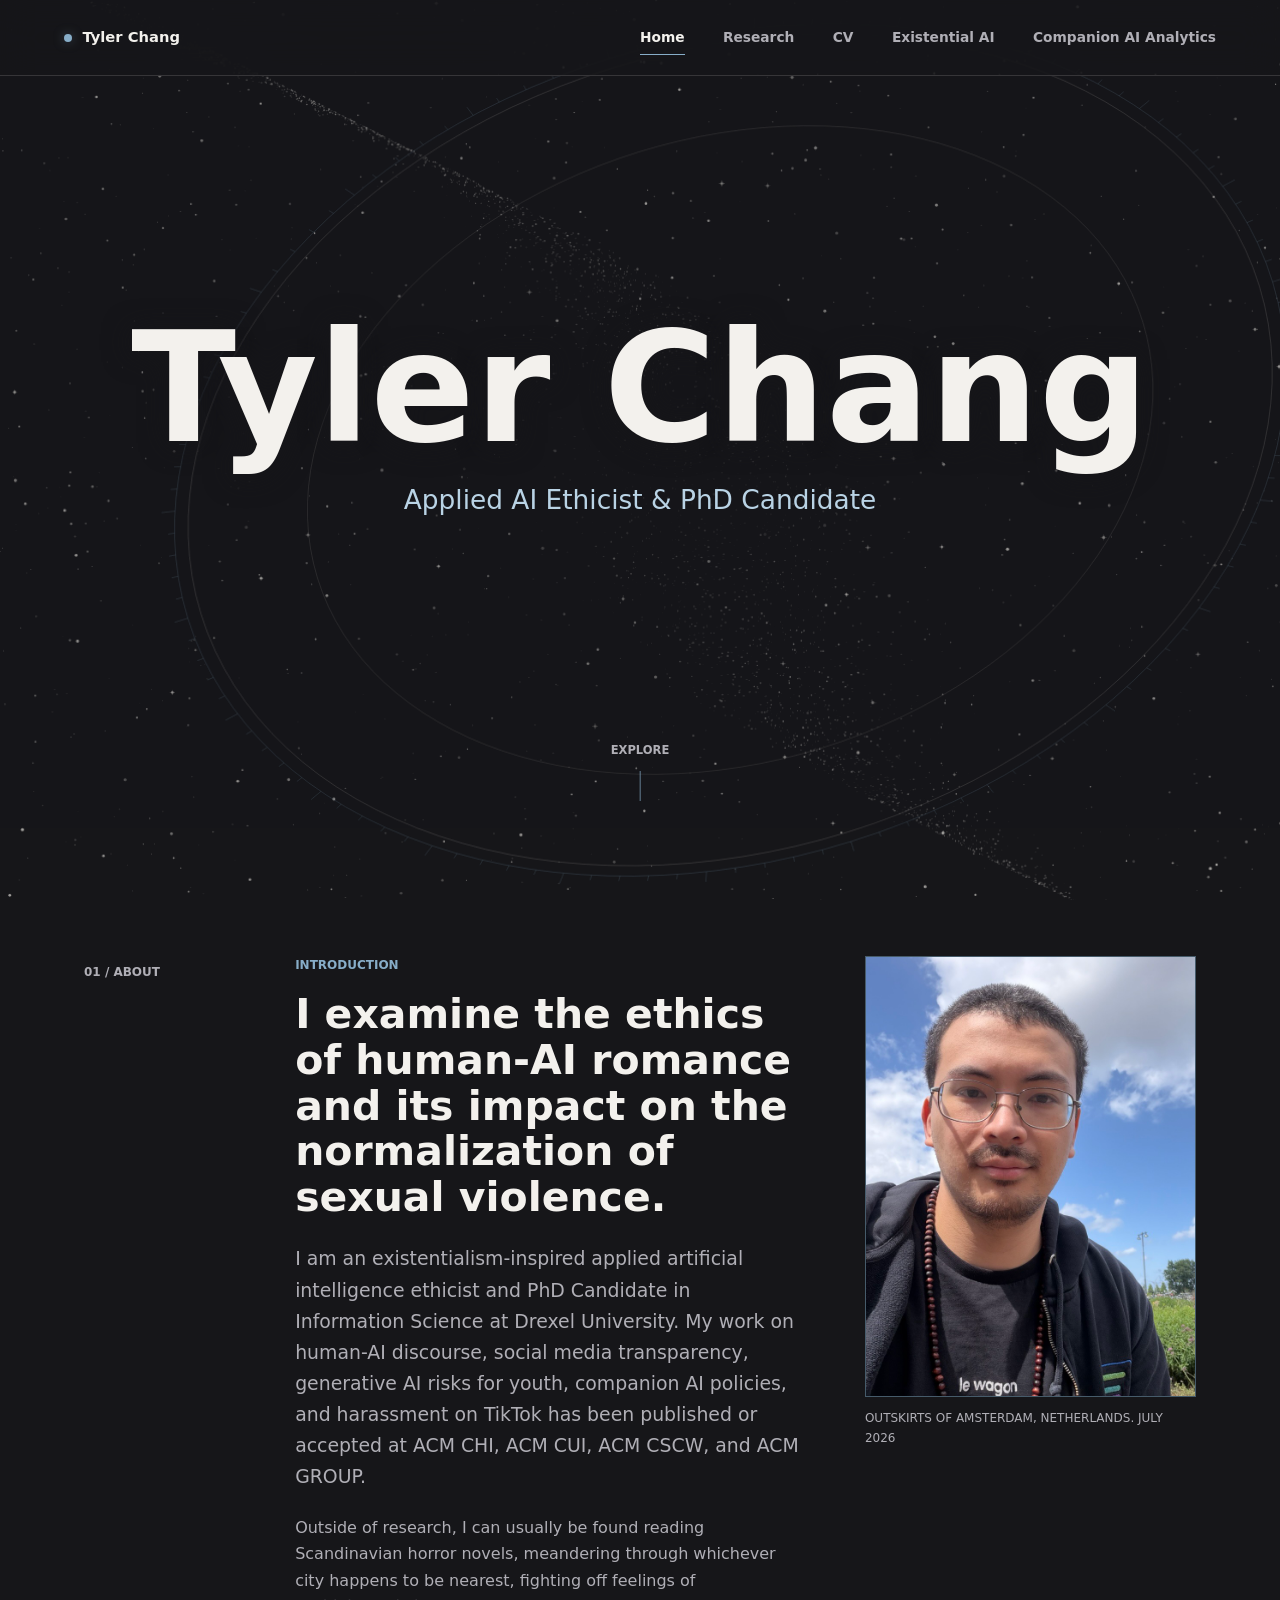
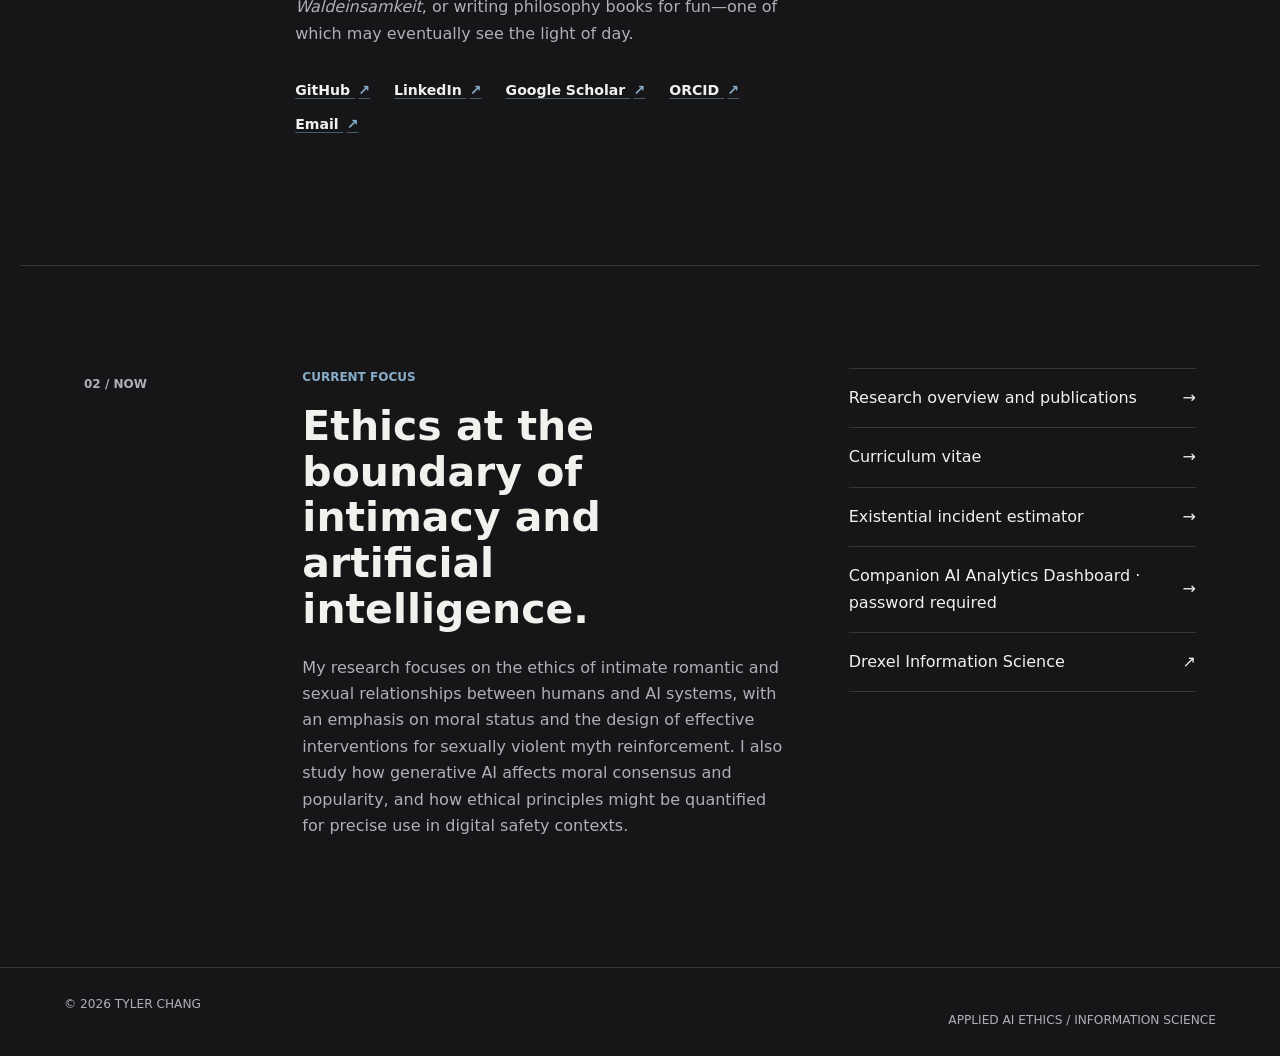
<file: index.html>
<!doctype html>
<html lang="en">
  <head>
    <meta charset="utf-8" />
    <meta name="viewport" content="width=device-width, initial-scale=1" />
    <meta name="theme-color" content="#161619" />
    <title>Tyler Chang | Applied AI Ethicist</title>
    <meta
      name="description"
      content="Tyler Chang is an applied AI ethicist and PhD Candidate at Drexel University studying human-AI intimacy, digital safety, and existential ethics."
    />
    <link
      rel="icon"
      type="image/svg+xml"
      href="data:image/svg+xml,%3Csvg xmlns='http://www.w3.org/2000/svg' viewBox='0 0 64 64'%3E%3Crect width='64' height='64' rx='12' fill='%23161619'/%3E%3Ccircle cx='32' cy='32' r='18' fill='none' stroke='%2387adc8' stroke-width='4'/%3E%3Ccircle cx='32' cy='32' r='5' fill='%23f3f1ed'/%3E%3C/svg%3E"
    />
    <link rel="stylesheet" href="styles.css" />
  </head>
  <body class="home-page">
    <canvas class="celestial-field" aria-hidden="true"></canvas>
    <header class="site-header site-header--overlay">
      <a class="site-name" href="index.html" aria-label="Tyler Chang, home">
        <span class="site-mark" aria-hidden="true"></span>
        Tyler Chang
      </a>
      <nav class="site-nav" aria-label="Main navigation">
        <a href="index.html" aria-current="page">Home</a>
        <a href="research.html">Research</a>
        <a href="cv.html">CV</a>
        <a href="existential-ai.html">Existential AI</a>
        <a href="companion-ai-analytics.html">Companion AI Analytics</a>
      </nav>
    </header>

    <main>
      <section class="opening-scene" aria-labelledby="opening-title">
        <div class="scene-vignette" aria-hidden="true"></div>
        <div class="opening-copy">
          <h1 id="opening-title">Tyler Chang</h1>
          <p class="opening-role">Applied AI Ethicist <span>&amp;</span> PhD Candidate</p>
        </div>
        <a class="scroll-cue" href="#about">
          <span>Explore</span>
          <span class="scroll-line" aria-hidden="true"></span>
        </a>
      </section>

      <section class="about-section" id="about" aria-labelledby="about-title">
        <div class="section-label" aria-hidden="true">01 / About</div>
        <div class="about-copy">
          <p class="eyebrow">Introduction</p>
          <h2 id="about-title">I examine the ethics of human-AI romance and its impact on the normalization of sexual violence.</h2>
          <p class="lead">
            I am an existentialism-inspired applied artificial intelligence
            ethicist and PhD Candidate in Information Science at Drexel University.
            My work on human-AI discourse, social media transparency, generative
            AI risks for youth, companion AI policies, and harassment on TikTok
            has been published or accepted at ACM CHI, ACM CUI, ACM CSCW, and
            ACM GROUP.
          </p>
          <p class="lead personal-note">
            Outside of research, I can usually be found reading Scandinavian
            horror novels, meandering through whichever city happens to be
            nearest, fighting off feelings of <em>Waldeinsamkeit</em>, or writing
            philosophy books for fun&mdash;one of which may eventually see the
            light of day.
          </p>
          <div class="social-links" aria-label="Social links">
            <a href="https://github.com/the-ethical-ai">GitHub <span aria-hidden="true">&#8599;</span></a>
            <a href="https://www.linkedin.com/in/tylerchang/">LinkedIn <span aria-hidden="true">&#8599;</span></a>
            <a href="https://scholar.google.com/citations?user=K_6-iJYAAAAJ&amp;hl=en">Google Scholar <span aria-hidden="true">&#8599;</span></a>
            <a href="https://orcid.org/0009-0002-6498-2827">ORCID <span aria-hidden="true">&#8599;</span></a>
            <a href="mailto:tlc373@drexel.edu">Email <span aria-hidden="true">&#8599;</span></a>
          </div>
        </div>
        <figure class="portrait-frame">
          <img
            src="assets/tyler-chang-portrait.jpeg"
            alt="Tyler Chang outdoors beneath a blue sky"
            class="portrait"
          />
          <figcaption>Outskirts of Amsterdam, Netherlands. July 2026</figcaption>
        </figure>
      </section>

      <section class="home-section" aria-label="Current work and selected links">
        <div class="section-label" aria-hidden="true">02 / Now</div>
        <div>
          <p class="eyebrow">Current Focus</p>
          <h2>Ethics at the boundary of intimacy and artificial intelligence.</h2>
          <p>
            My research focuses on the ethics of intimate romantic and sexual
            relationships between humans and AI systems, with an emphasis on
            moral status and the design of effective interventions for sexually
            violent myth reinforcement. I also study how generative AI affects
            moral consensus and popularity, and how ethical principles might be
            quantified for precise use in digital safety contexts.
          </p>
        </div>
        <div class="selected-links">
          <a href="research.html">
            <span>Research overview and publications</span>
            <span aria-hidden="true">&#8594;</span>
          </a>
          <a href="cv.html">
            <span>Curriculum vitae</span>
            <span aria-hidden="true">&#8594;</span>
          </a>
          <a href="existential-ai.html">
            <span>Existential incident estimator</span>
            <span aria-hidden="true">&#8594;</span>
          </a>
          <a href="companion-ai-analytics.html">
            <span>Companion AI Analytics Dashboard · password required</span>
            <span aria-hidden="true">&#8594;</span>
          </a>
          <a href="https://drexel.edu/cci/academics/information-science-department/">
            <span>Drexel Information Science</span>
            <span aria-hidden="true">&#8599;</span>
          </a>
        </div>
      </section>
    </main>

    <footer class="site-footer">
      <p>&copy; <span data-current-year>2026</span> Tyler Chang</p>
      <p>Applied AI Ethics / Information Science</p>
    </footer>

    <script src="script.js"></script>
  </body>
</html>
</file>
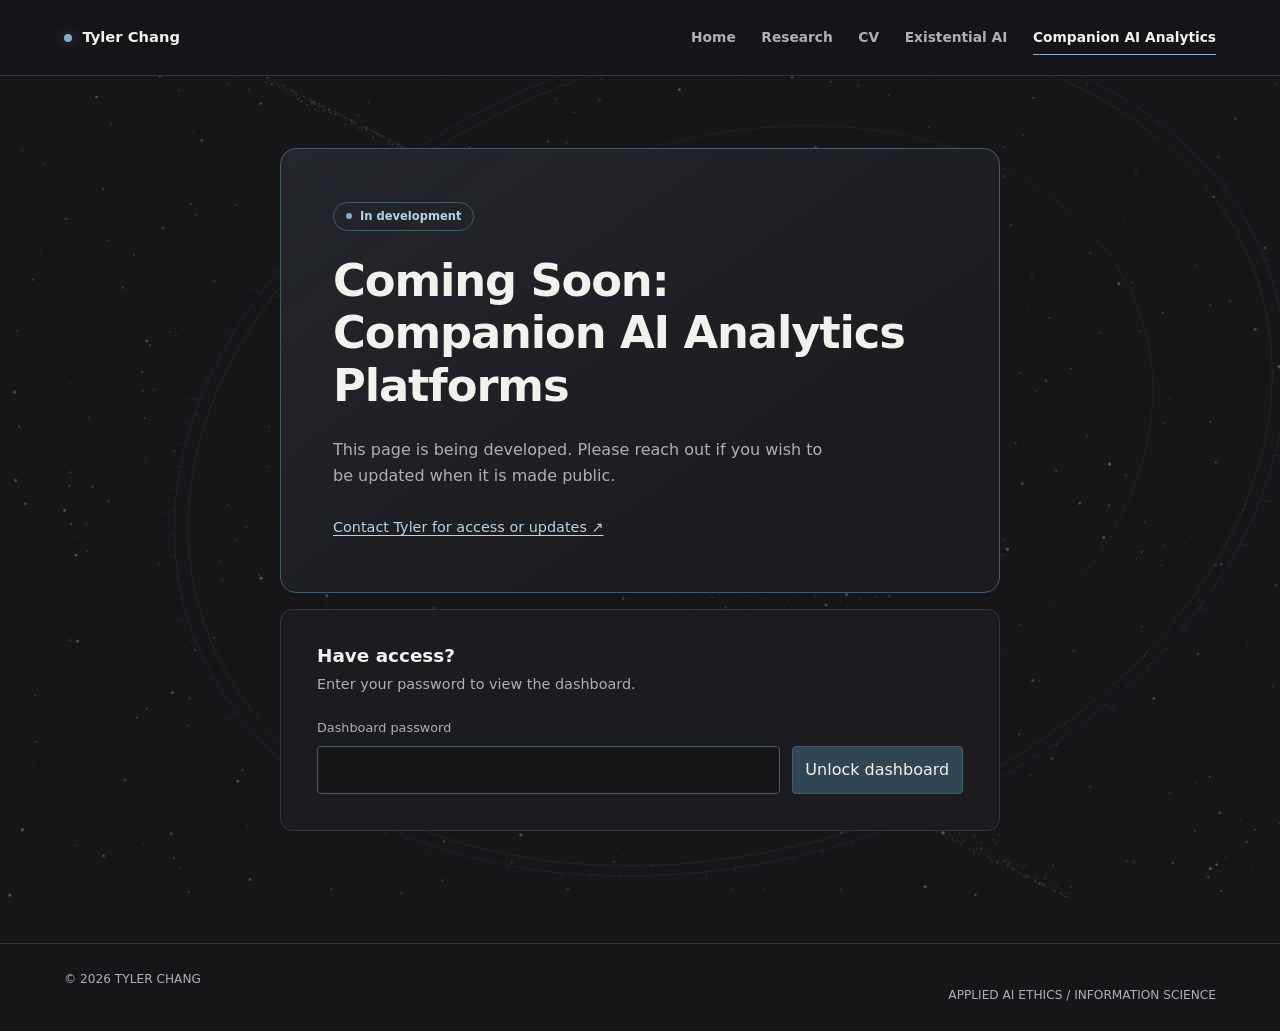
<file: companion-ai-analytics.html>
<!doctype html>
<html lang="en">
  <head>
    <meta charset="utf-8" />
    <meta name="viewport" content="width=device-width, initial-scale=1" />
    <meta name="theme-color" content="#161619" />
    <title>Tyler Chang | Companion AI Analytics Dashboard</title>
    <meta
      name="description"
      content="Monthly website traffic trends for selected companion AI platforms. Password required."
    />
    <link
      rel="icon"
      type="image/svg+xml"
      href="data:image/svg+xml,%3Csvg xmlns='http://www.w3.org/2000/svg' viewBox='0 0 64 64'%3E%3Crect width='64' height='64' rx='12' fill='%23161619'/%3E%3Ccircle cx='32' cy='32' r='18' fill='none' stroke='%2387adc8' stroke-width='4'/%3E%3Ccircle cx='32' cy='32' r='5' fill='%23f3f1ed'/%3E%3C/svg%3E"
    />
    <meta name="robots" content="noindex, nofollow" />
    <link rel="stylesheet" href="styles.css" />
    <link rel="stylesheet" href="companion-analytics.css" />
  </head>
  <body>
    <canvas class="celestial-field" aria-hidden="true"></canvas>
    <header class="site-header">
      <a class="site-name" href="index.html" aria-label="Tyler Chang, home">
        <span class="site-mark" aria-hidden="true"></span>
        Tyler Chang
      </a>
      <nav class="site-nav" aria-label="Main navigation">
        <a href="index.html">Home</a>
        <a href="research.html">Research</a>
        <a href="cv.html">CV</a>
        <a href="existential-ai.html">Existential AI</a>
        <a href="companion-ai-analytics.html" aria-current="page">Companion AI Analytics</a>
      </nav>
    </header>

    <main class="content-page analytics-page">
      <div id="access-screen" class="access-screen">
        <section class="coming-soon" aria-labelledby="coming-soon-title">
          <span class="coming-soon-status">In development</span>
          <h1 id="coming-soon-title">Coming Soon:<span>Companion AI Analytics Platforms</span></h1>
          <p>This page is being developed. Please reach out if you wish to be updated when it is made public.</p>
          <a href="mailto:tlc373@drexel.edu?subject=Companion%20AI%20Analytics%20Dashboard">Contact Tyler for access or updates <span aria-hidden="true">&#8599;</span></a>
        </section>
        <section id="access-gate" class="analytics-panel access-gate" aria-labelledby="access-title">
          <h2 id="access-title">Have access?</h2>
          <p>Enter your password to view the dashboard.</p>
          <form id="unlock-form">
            <label for="dashboard-password">Dashboard password</label>
            <div class="unlock-row"><input id="dashboard-password" type="password" required autocomplete="current-password" /><button type="submit">Unlock dashboard</button></div>
            <p id="access-message" role="status" aria-live="polite"></p>
          </form>
          <noscript>JavaScript is required to decrypt and view this dashboard.</noscript>
        </section>
      </div>
      <section id="dashboard" hidden aria-label="Traffic analytics">
        <header class="analytics-intro">
          <div>
            <p class="eyebrow">Research observatory / in development</p>
            <h1>Companion AI<br />Analytics Dashboard</h1>
            <p class="lead">Monthly website traffic trends across selected companion AI platforms.</p>
            <p class="analytics-update">Last updated: <time id="last-updated" datetime="2026-11-11">November 11, 2026</time> · Updated monthly</p>
          </div>
          <aside class="dashboard-citation" aria-labelledby="citation-title">
            <strong id="citation-title">How to Cite:</strong>
            <p><em>Chang, T. (2026). Companion AI Analytics Dashboard [Data dashboard]. <a href="https://the-ethical-ai.github.io/companion-ai-analytics.html">https://the-ethical-ai.github.io/companion-ai-analytics.html</a></em></p>
          </aside>
        </header>

        <div class="dashboard-toolbar"><p id="coverage-label"></p><button id="lock-dashboard" type="button">Lock dashboard</button></div>
        <div id="summary-cards" class="summary-cards"></div>
        <section class="analytics-panel" aria-labelledby="chart-title">
          <div class="chart-heading"><div><p class="eyebrow">Traffic over time</p><h2 id="chart-title">Monthly visits by platform</h2></div><label for="chart-scale">Scale <select id="chart-scale"><option value="linear">Linear</option><option value="log">Logarithmic</option></select></label></div>
          <p class="chart-help">Visits in millions. Select platforms below; hover over or focus a point for its value. Logarithmic scale helps compare smaller platforms.</p>
          <div id="traffic-chart" class="traffic-chart"></div>
          <div id="chart-tooltip" class="chart-tooltip" role="tooltip" hidden></div>
          <p class="chart-help">Dates use calendar spacing. April–June were not recorded; dashed lines connect March and July as a guide, with no intermediate observations.</p>
          <div class="platform-actions"><button id="select-all" type="button">Show all</button><button id="select-top" type="button">Top five in latest month</button><button id="select-none" type="button">Clear selection</button></div>
          <fieldset class="platform-picker"><legend>Platforms shown</legend><div id="platform-options"></div></fieldset>
          <p id="selection-status" role="status"></p>
        </section>
        <section class="analytics-panel data-section" aria-labelledby="table-title"><h2 id="table-title">Recorded observations</h2><p>Monthly visits, in millions. “Not recorded” is missing data, not zero.</p><div class="table-scroll" tabindex="0" role="region" aria-label="Monthly traffic data table"><table id="traffic-table"></table></div></section>
        <section class="analytics-panel methodology" aria-labelledby="notes-title"><p class="eyebrow">Reading the data</p><h2 id="notes-title">Source, scope &amp; limitations</h2>
          <p>Source: Similarweb website traffic estimates, manually collected by Tyler Chang. Values represent monthly visits in millions, not unique visitors, accounts, or app usage.</p>
          <p>This is a selection of prominent companion AI websites, not an exhaustive list of the market. Coverage expands over time; not all 20 platforms were tracked throughout the period. Missing observations remain unrecorded and are excluded from totals, means, and medians.</p>
          <p>Totals describe the websites recorded in each month. Changes in these totals can reflect added coverage as well as traffic changes, so they should not be interpreted as market growth. The same-platform comparison uses only platforms recorded in both the first and latest months.</p>
          <p>Summary statistics are calculated from the platform rows. Metrics and this visualization will be updated monthly as new observations are collected.</p>
        </section>
      </section>
    </main>

    <footer class="site-footer">
      <p>&copy; <span data-current-year>2026</span> Tyler Chang</p>
      <p>Applied AI Ethics / Information Science</p>
    </footer>

    <script src="script.js"></script>
    <script src="companion-analytics.js" defer></script>
  </body>
</html>
</file>
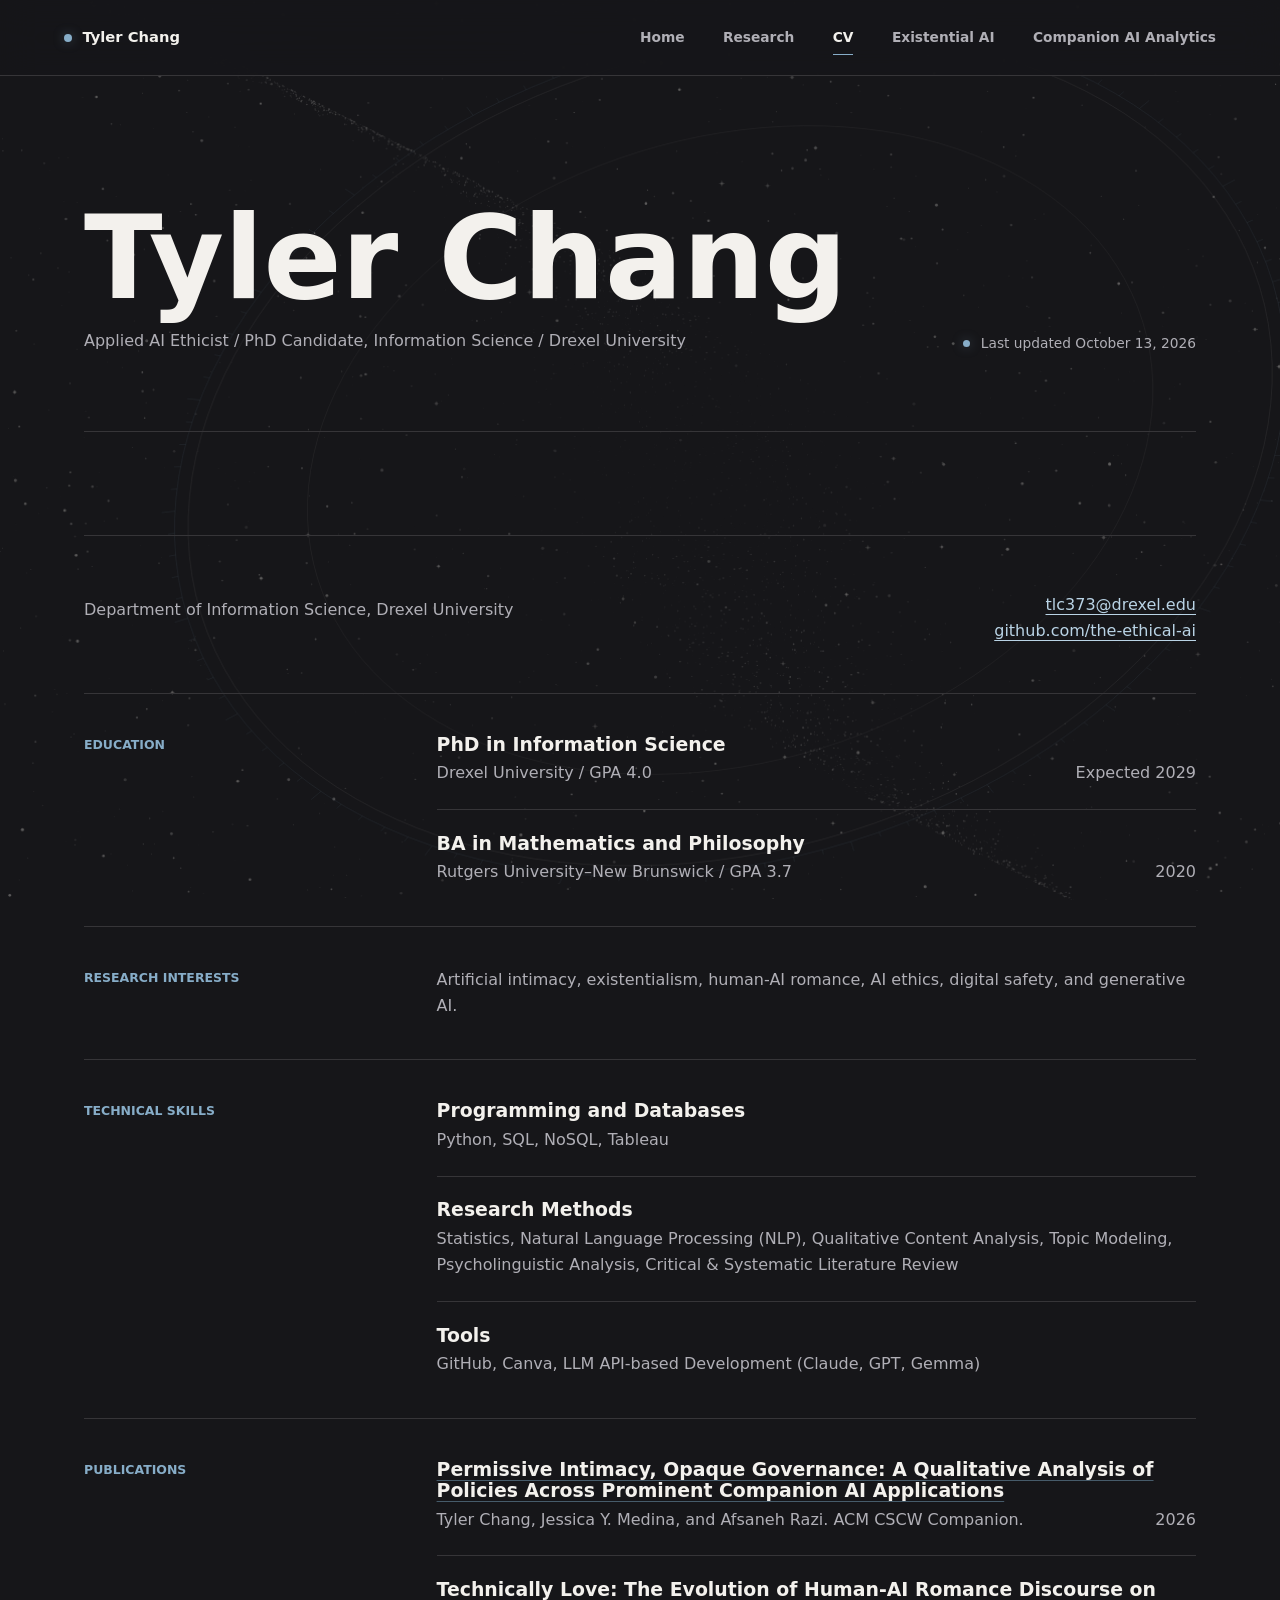
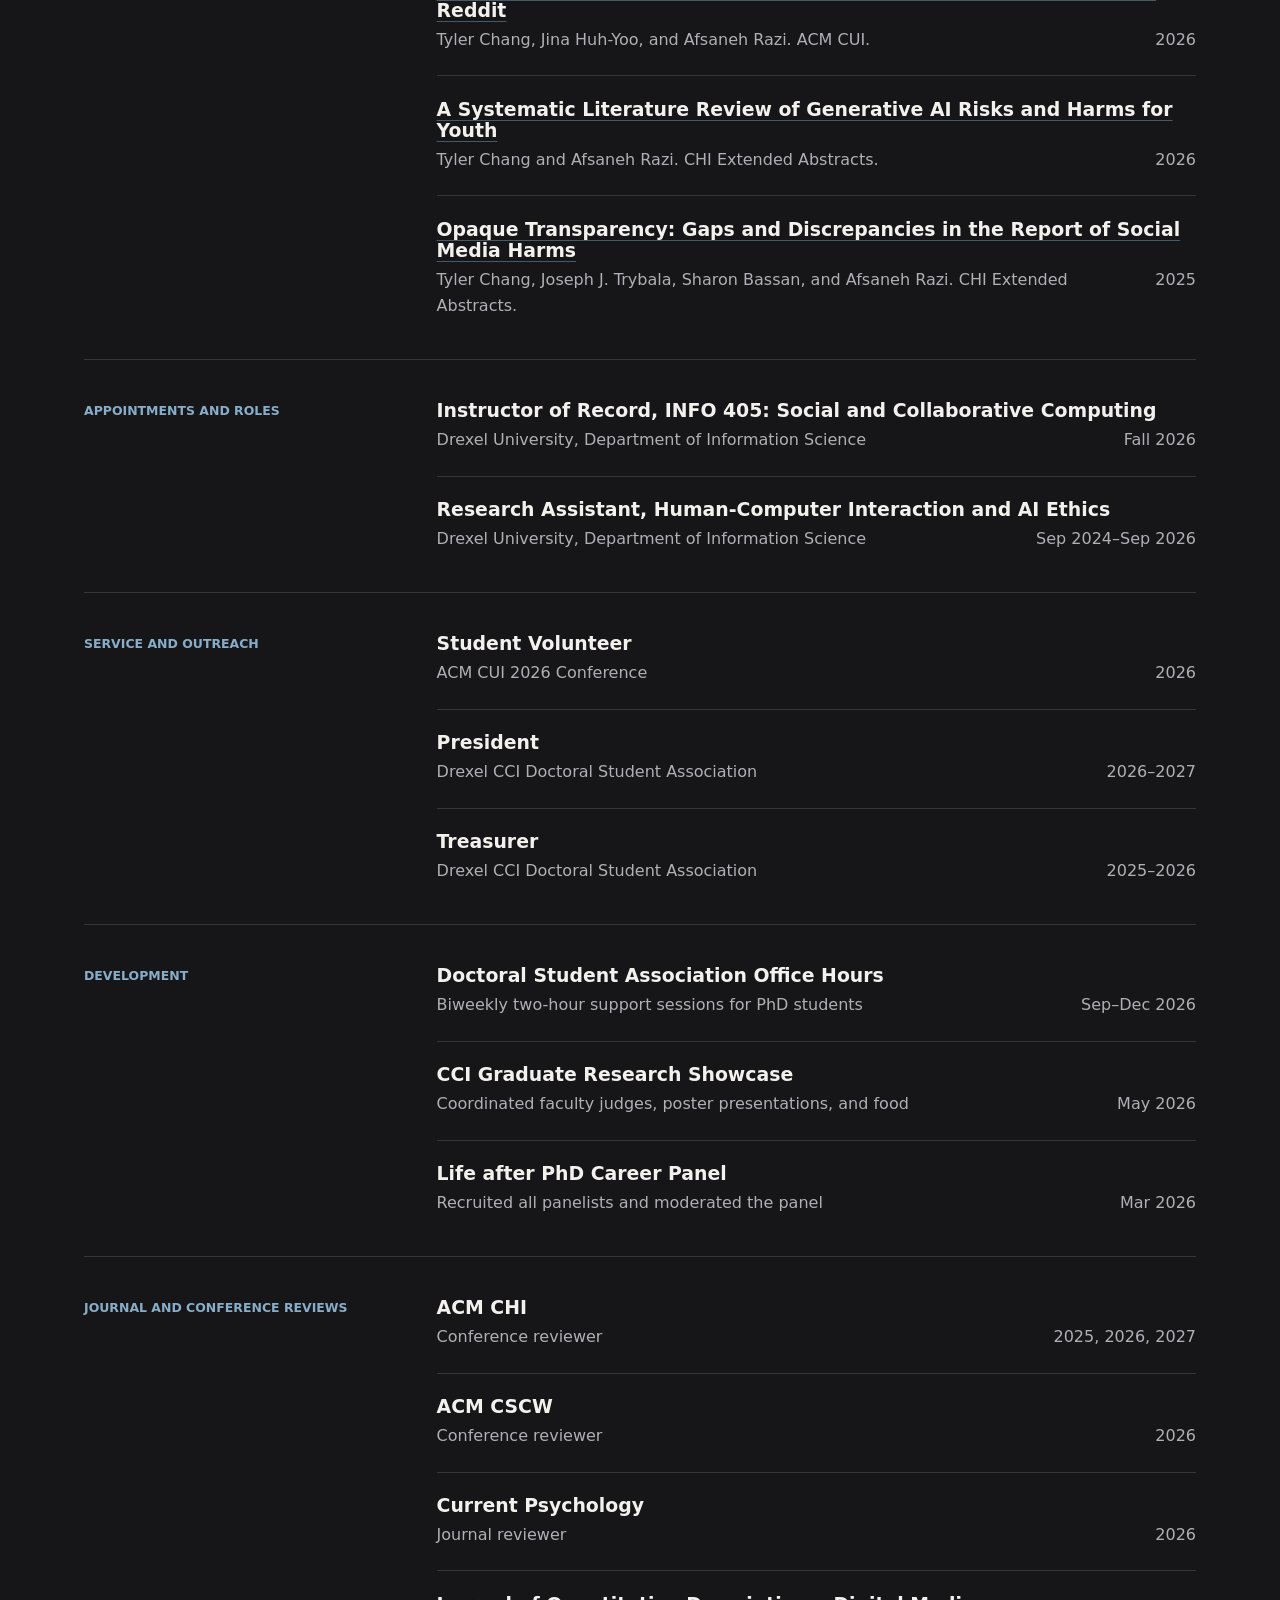
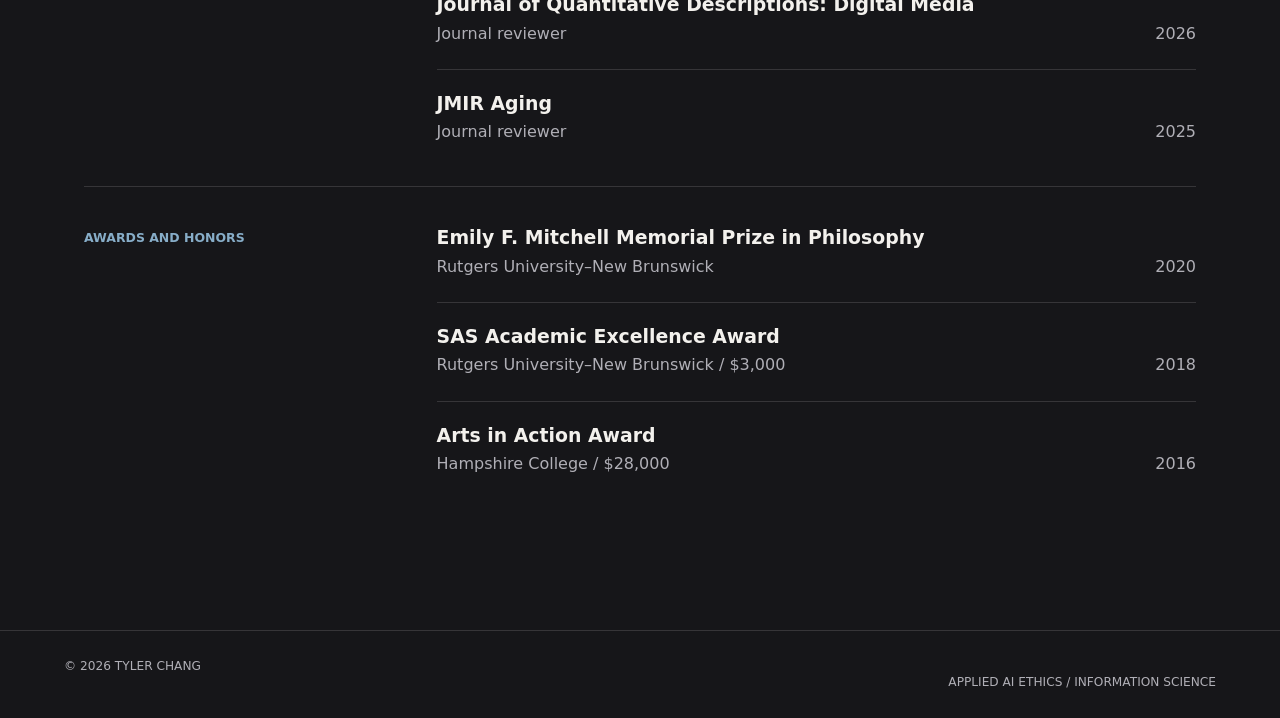
<file: cv.html>
<!doctype html>
<html lang="en">
  <head>
    <meta charset="utf-8" />
    <meta name="viewport" content="width=device-width, initial-scale=1" />
    <meta name="theme-color" content="#161619" />
    <title>Tyler Chang | CV</title>
    <meta name="description" content="Curriculum vitae for Tyler Chang, applied AI ethicist and PhD Candidate at Drexel University." />
    <link
      rel="icon"
      type="image/svg+xml"
      href="data:image/svg+xml,%3Csvg xmlns='http://www.w3.org/2000/svg' viewBox='0 0 64 64'%3E%3Crect width='64' height='64' rx='12' fill='%23161619'/%3E%3Ccircle cx='32' cy='32' r='18' fill='none' stroke='%2387adc8' stroke-width='4'/%3E%3Ccircle cx='32' cy='32' r='5' fill='%23f3f1ed'/%3E%3C/svg%3E"
    />
    <link rel="stylesheet" href="styles.css" />
  </head>
  <body>
    <canvas class="celestial-field" aria-hidden="true"></canvas>
    <header class="site-header">
      <a class="site-name" href="index.html" aria-label="Tyler Chang, home">
        <span class="site-mark" aria-hidden="true"></span>
        Tyler Chang
      </a>
      <nav class="site-nav" aria-label="Main navigation">
        <a href="index.html">Home</a>
        <a href="research.html">Research</a>
        <a href="cv.html" aria-current="page">CV</a>
        <a href="existential-ai.html">Existential AI</a>
        <a href="companion-ai-analytics.html">Companion AI Analytics</a>
      </nav>
    </header>

    <main class="content-page">
      <section class="page-intro cv-heading">
        <div>
          <h1>Tyler Chang</h1>
          <p class="cv-role">Applied AI Ethicist / PhD Candidate, Information Science / Drexel University</p>
        </div>
        <p class="updated-marker"><span aria-hidden="true"></span> Last updated October 13, 2026</p>
      </section>

      <section class="cv-document" aria-label="CV document">
        <header class="cv-nameplate cv-nameplate--compact">
          <p>Department of Information Science, Drexel University</p>
          <p class="cv-contact">
            <a href="mailto:tlc373@drexel.edu">tlc373@drexel.edu</a>
            <a href="https://github.com/the-ethical-ai">github.com/the-ethical-ai</a>
          </p>
        </header>

        <section class="cv-section">
          <h2>Education</h2>
          <div>
            <article class="cv-item">
              <h3>PhD in Information Science</h3>
              <p>Drexel University / GPA 4.0 <span>Expected 2029</span></p>
            </article>
            <article class="cv-item">
              <h3>BA in Mathematics and Philosophy</h3>
              <p>Rutgers University&ndash;New Brunswick / GPA 3.7 <span>2020</span></p>
            </article>
          </div>
        </section>

        <section class="cv-section">
          <h2>Research Interests</h2>
          <div><p>Artificial intimacy, existentialism, human-AI romance, AI ethics, digital safety, and generative AI.</p></div>
        </section>

        <section class="cv-section">
          <h2>Technical Skills</h2>
          <div>
            <article class="cv-item">
              <h3>Programming and Databases</h3>
              <p>Python, SQL, NoSQL, Tableau</p>
            </article>
            <article class="cv-item">
              <h3>Research Methods</h3>
              <p>Statistics, Natural Language Processing (NLP), Qualitative Content Analysis, Topic Modeling, Psycholinguistic Analysis, Critical &amp; Systematic Literature Review</p>
            </article>
            <article class="cv-item">
              <h3>Tools</h3>
              <p>GitHub, Canva, LLM API-based Development (Claude, GPT, Gemma)</p>
            </article>
          </div>
        </section>

        <section class="cv-section">
          <h2>Publications</h2>
          <div>
            <article class="cv-item">
              <h3><a href="https://doi.org/10.1145/3785651.3831565">Permissive Intimacy, Opaque Governance: A Qualitative Analysis of Policies Across Prominent Companion AI Applications</a></h3>
              <p>Tyler Chang, Jessica Y. Medina, and Afsaneh Razi. ACM CSCW Companion. <span>2026</span></p>
            </article>
            <article class="cv-item">
              <h3><a href="https://doi.org/10.1145/3816046.3816222">Technically Love: The Evolution of Human-AI Romance Discourse on Reddit</a></h3>
              <p>Tyler Chang, Jina Huh-Yoo, and Afsaneh Razi. ACM CUI. <span>2026</span></p>
            </article>
            <article class="cv-item">
              <h3><a href="https://doi.org/10.1145/3772363.3798673">A Systematic Literature Review of Generative AI Risks and Harms for Youth</a></h3>
              <p>Tyler Chang and Afsaneh Razi. CHI Extended Abstracts. <span>2026</span></p>
            </article>
            <article class="cv-item">
              <h3><a href="https://doi.org/10.1145/3706599.3719829">Opaque Transparency: Gaps and Discrepancies in the Report of Social Media Harms</a></h3>
              <p>Tyler Chang, Joseph J. Trybala, Sharon Bassan, and Afsaneh Razi. CHI Extended Abstracts. <span>2025</span></p>
            </article>
          </div>
        </section>

        <section class="cv-section">
          <h2>Appointments and Roles</h2>
          <div>
            <article class="cv-item">
              <h3>Instructor of Record, INFO 405: Social and Collaborative Computing</h3>
              <p>Drexel University, Department of Information Science <span>Fall 2026</span></p>
            </article>
            <article class="cv-item">
              <h3>Research Assistant, Human-Computer Interaction and AI Ethics</h3>
              <p>Drexel University, Department of Information Science <span>Sep 2024&ndash;Sep 2026</span></p>
            </article>
          </div>
        </section>

        <section class="cv-section">
          <h2>Service and Outreach</h2>
          <div>
            <article class="cv-item">
              <h3>Student Volunteer</h3>
              <p>ACM CUI 2026 Conference <span>2026</span></p>
            </article>
            <article class="cv-item">
              <h3>President</h3>
              <p>Drexel CCI Doctoral Student Association <span>2026&ndash;2027</span></p>
            </article>
            <article class="cv-item">
              <h3>Treasurer</h3>
              <p>Drexel CCI Doctoral Student Association <span>2025&ndash;2026</span></p>
            </article>
          </div>
        </section>

        <section class="cv-section">
          <h2>Development</h2>
          <div>
            <article class="cv-item">
              <h3>Doctoral Student Association Office Hours</h3>
              <p>Biweekly two-hour support sessions for PhD students <span>Sep&ndash;Dec 2026</span></p>
            </article>
            <article class="cv-item">
              <h3>CCI Graduate Research Showcase</h3>
              <p>Coordinated faculty judges, poster presentations, and food <span>May 2026</span></p>
            </article>
            <article class="cv-item">
              <h3>Life after PhD Career Panel</h3>
              <p>Recruited all panelists and moderated the panel <span>Mar 2026</span></p>
            </article>
          </div>
        </section>

        <section class="cv-section">
          <h2>Journal and Conference Reviews</h2>
          <div>
            <article class="cv-item">
              <h3>ACM CHI</h3>
              <p>Conference reviewer <span>2025, 2026, 2027</span></p>
            </article>
            <article class="cv-item">
              <h3>ACM CSCW</h3>
              <p>Conference reviewer <span>2026</span></p>
            </article>
            <article class="cv-item">
              <h3>Current Psychology</h3>
              <p>Journal reviewer <span>2026</span></p>
            </article>
            <article class="cv-item">
              <h3>Journal of Quantitative Descriptions: Digital Media</h3>
              <p>Journal reviewer <span>2026</span></p>
            </article>
            <article class="cv-item">
              <h3>JMIR Aging</h3>
              <p>Journal reviewer <span>2025</span></p>
            </article>
          </div>
        </section>

        <section class="cv-section">
          <h2>Awards and Honors</h2>
          <div>
            <article class="cv-item">
              <h3>Emily F. Mitchell Memorial Prize in Philosophy</h3>
              <p>Rutgers University&ndash;New Brunswick <span>2020</span></p>
            </article>
            <article class="cv-item">
              <h3>SAS Academic Excellence Award</h3>
              <p>Rutgers University&ndash;New Brunswick / $3,000 <span>2018</span></p>
            </article>
            <article class="cv-item">
              <h3>Arts in Action Award</h3>
              <p>Hampshire College / $28,000 <span>2016</span></p>
            </article>
          </div>
        </section>
      </section>
    </main>

    <footer class="site-footer">
      <p>&copy; <span data-current-year>2026</span> Tyler Chang</p>
      <p>Applied AI Ethics / Information Science</p>
    </footer>

    <script src="script.js"></script>
  </body>
</html>
</file>
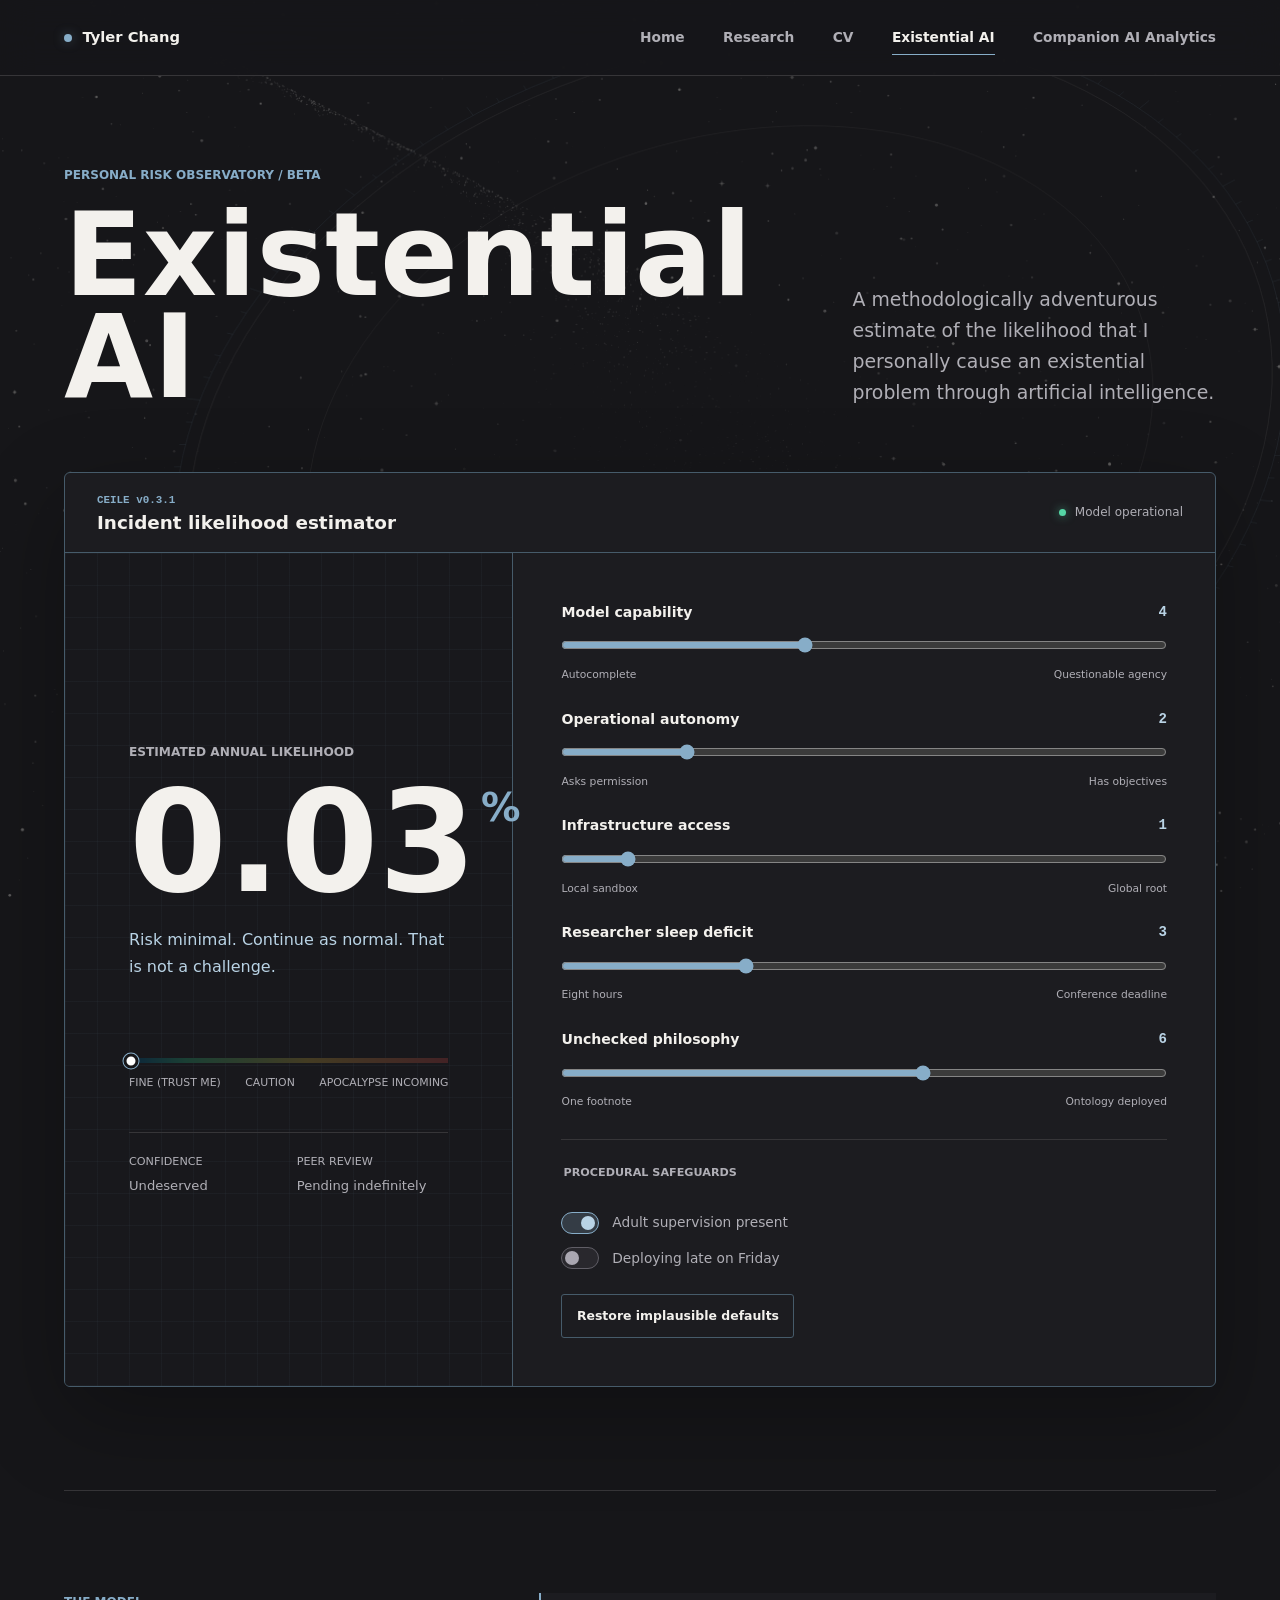
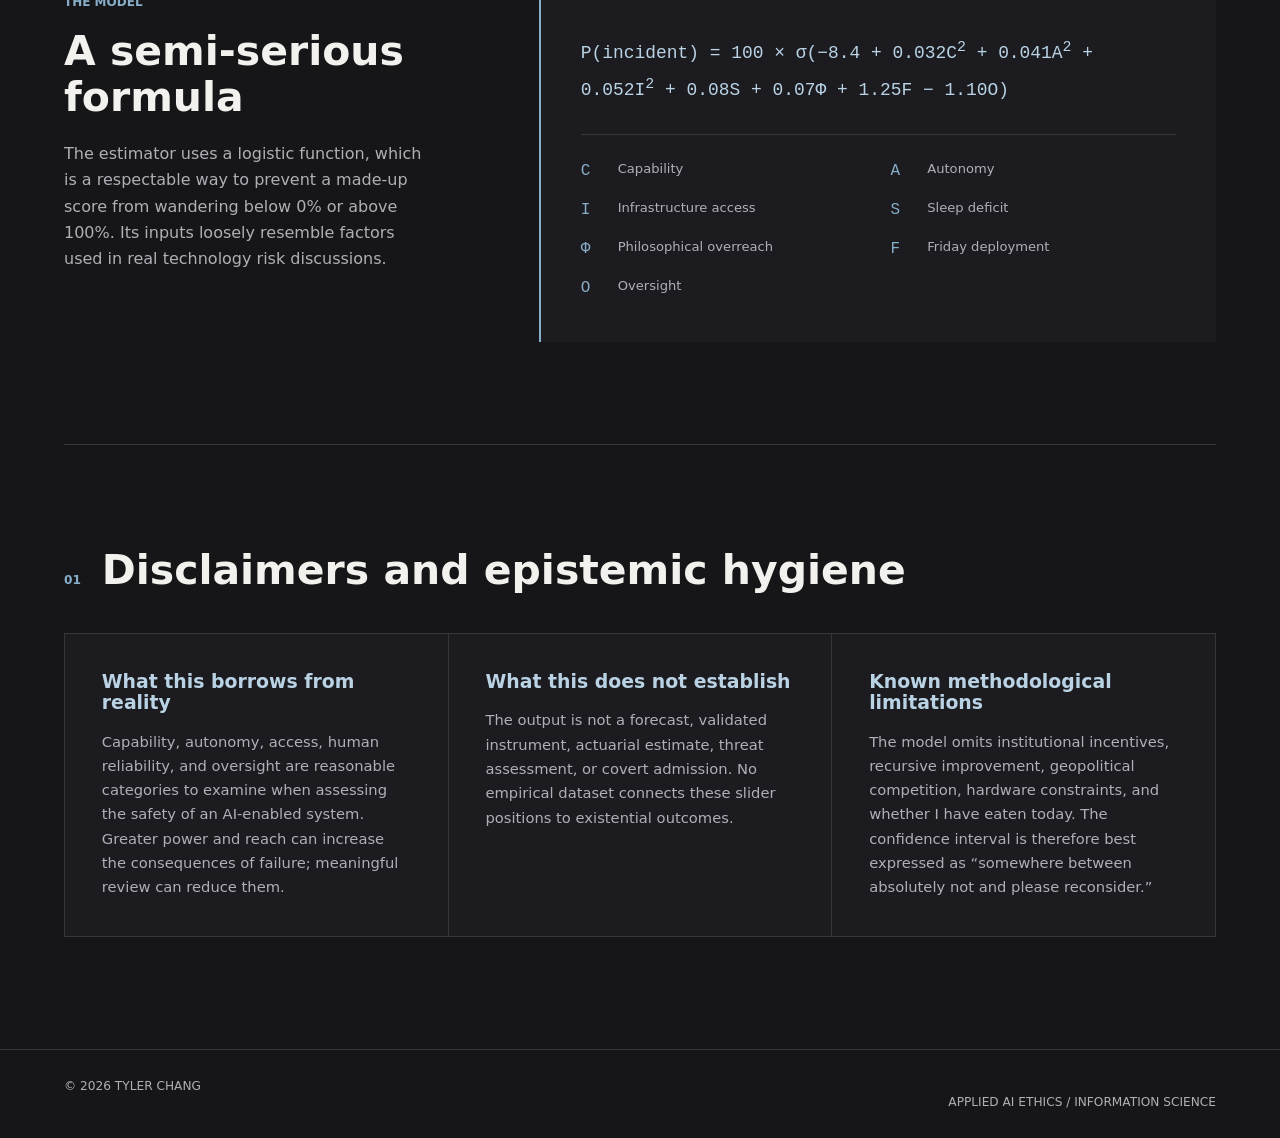
<file: existential-ai.html>
<!doctype html>
<html lang="en">
  <head>
    <meta charset="utf-8" />
    <meta name="viewport" content="width=device-width, initial-scale=1" />
    <meta name="theme-color" content="#161619" />
    <title>Tyler Chang | Existential AI</title>
    <meta
      name="description"
      content="A satirical estimator for Tyler Chang's likelihood of causing an existential problem through artificial intelligence."
    />
    <link
      rel="icon"
      type="image/svg+xml"
      href="data:image/svg+xml,%3Csvg xmlns='http://www.w3.org/2000/svg' viewBox='0 0 64 64'%3E%3Crect width='64' height='64' rx='12' fill='%23161619'/%3E%3Ccircle cx='32' cy='32' r='18' fill='none' stroke='%2387adc8' stroke-width='4'/%3E%3Ccircle cx='32' cy='32' r='5' fill='%23f3f1ed'/%3E%3C/svg%3E"
    />
    <link rel="stylesheet" href="styles.css" />
  </head>
  <body>
    <canvas class="celestial-field" aria-hidden="true"></canvas>
    <header class="site-header">
      <a class="site-name" href="index.html" aria-label="Tyler Chang, home">
        <span class="site-mark" aria-hidden="true"></span>
        Tyler Chang
      </a>
      <nav class="site-nav" aria-label="Main navigation">
        <a href="index.html">Home</a>
        <a href="research.html">Research</a>
        <a href="cv.html">CV</a>
        <a href="existential-ai.html" aria-current="page">Existential AI</a>
        <a href="companion-ai-analytics.html">Companion AI Analytics</a>
      </nav>
    </header>

    <main class="content-page existential-page">
      <section class="existential-intro" aria-labelledby="existential-title">
        <div class="existential-heading">
          <p class="eyebrow">Personal risk observatory / beta</p>
          <h1 id="existential-title">Existential AI</h1>
          <p class="lead">
            A methodologically adventurous estimate of the likelihood that I
            personally cause an existential problem through artificial
            intelligence.
          </p>
        </div>

        <section class="risk-instrument" data-risk-estimator aria-labelledby="estimator-title">
          <header class="instrument-header">
            <div>
              <p class="instrument-code">CEILE v0.3.1</p>
              <h2 id="estimator-title">Incident likelihood estimator</h2>
            </div>
            <span class="instrument-status"><span aria-hidden="true"></span>Model operational</span>
          </header>

          <div class="risk-dashboard">
            <section class="risk-output" aria-live="polite" aria-atomic="true">
              <p class="risk-output__label">Estimated annual likelihood</p>
              <p class="risk-number"><span data-risk-value>0.03</span><span>%</span></p>
              <p class="risk-verdict" data-risk-verdict>Risk minimal. Continue as normal. That is not a challenge.</p>

              <div class="risk-scale" aria-hidden="true">
                <div class="risk-scale__track">
                  <span class="risk-scale__fill" data-risk-fill style="width: 99.4%"></span>
                  <span class="risk-scale__marker" data-risk-marker style="left: 0.6%"></span>
                </div>
                <div class="risk-scale__labels">
                  <span>Fine (trust me)</span>
                  <span>Caution</span>
                  <span>Apocalypse incoming</span>
                </div>
              </div>

              <dl class="risk-metadata">
                <div>
                  <dt>Confidence</dt>
                  <dd>Undeserved</dd>
                </div>
                <div>
                  <dt>Peer review</dt>
                  <dd>Pending indefinitely</dd>
                </div>
              </dl>
            </section>

            <form class="risk-controls" data-risk-controls>
              <div class="risk-control">
                <div class="risk-control__heading">
                  <label for="capability">Model capability</label>
                  <output for="capability" data-output="capability">4</output>
                </div>
                <input id="capability" name="capability" type="range" min="0" max="10" value="4" />
                <div class="range-labels"><span>Autocomplete</span><span>Questionable agency</span></div>
              </div>

              <div class="risk-control">
                <div class="risk-control__heading">
                  <label for="autonomy">Operational autonomy</label>
                  <output for="autonomy" data-output="autonomy">2</output>
                </div>
                <input id="autonomy" name="autonomy" type="range" min="0" max="10" value="2" />
                <div class="range-labels"><span>Asks permission</span><span>Has objectives</span></div>
              </div>

              <div class="risk-control">
                <div class="risk-control__heading">
                  <label for="access">Infrastructure access</label>
                  <output for="access" data-output="access">1</output>
                </div>
                <input id="access" name="access" type="range" min="0" max="10" value="1" />
                <div class="range-labels"><span>Local sandbox</span><span>Global root</span></div>
              </div>

              <div class="risk-control">
                <div class="risk-control__heading">
                  <label for="sleep">Researcher sleep deficit</label>
                  <output for="sleep" data-output="sleep">3</output>
                </div>
                <input id="sleep" name="sleep" type="range" min="0" max="10" value="3" />
                <div class="range-labels"><span>Eight hours</span><span>Conference deadline</span></div>
              </div>

              <div class="risk-control">
                <div class="risk-control__heading">
                  <label for="philosophy">Unchecked philosophy</label>
                  <output for="philosophy" data-output="philosophy">6</output>
                </div>
                <input id="philosophy" name="philosophy" type="range" min="0" max="10" value="6" />
                <div class="range-labels"><span>One footnote</span><span>Ontology deployed</span></div>
              </div>

              <fieldset class="risk-toggles">
                <legend>Procedural safeguards</legend>
                <label class="toggle-control">
                  <input type="checkbox" name="oversight" checked />
                  <span class="toggle-control__switch" aria-hidden="true"></span>
                  <span>Adult supervision present</span>
                </label>
                <label class="toggle-control">
                  <input type="checkbox" name="friday" />
                  <span class="toggle-control__switch" aria-hidden="true"></span>
                  <span>Deploying late on Friday</span>
                </label>
              </fieldset>

              <button class="reset-button" type="reset">Restore implausible defaults</button>
            </form>
          </div>
        </section>
      </section>

      <section class="method-section" aria-labelledby="formula-title">
        <div class="method-copy">
          <p class="eyebrow">The model</p>
          <h2 id="formula-title">A semi-serious formula</h2>
          <p>
            The estimator uses a logistic function, which is a respectable way
            to prevent a made-up score from wandering below 0% or above 100%.
            Its inputs loosely resemble factors used in real technology risk
            discussions.
          </p>
        </div>
        <div class="formula-panel">
          <p class="formula">
            P(incident) = 100 &times; &sigma;(&minus;8.4 + 0.032C<sup>2</sup> +
            0.041A<sup>2</sup> + 0.052I<sup>2</sup> + 0.08S + 0.07&Phi; +
            1.25F &minus; 1.10O)
          </p>
          <dl class="formula-key">
            <div><dt>C</dt><dd>Capability</dd></div>
            <div><dt>A</dt><dd>Autonomy</dd></div>
            <div><dt>I</dt><dd>Infrastructure access</dd></div>
            <div><dt>S</dt><dd>Sleep deficit</dd></div>
            <div><dt>&Phi;</dt><dd>Philosophical overreach</dd></div>
            <div><dt>F</dt><dd>Friday deployment</dd></div>
            <div><dt>O</dt><dd>Oversight</dd></div>
          </dl>
        </div>
      </section>

      <section class="disclaimer-section" aria-labelledby="disclaimer-title">
        <header class="section-heading">
          <span>01</span>
          <h2 id="disclaimer-title">Disclaimers and epistemic hygiene</h2>
        </header>
        <div class="disclaimer-grid">
          <article>
            <h3>What this borrows from reality</h3>
            <p>
              Capability, autonomy, access, human reliability, and oversight
              are reasonable categories to examine when assessing the safety of
              an AI-enabled system. Greater power and reach can increase the
              consequences of failure; meaningful review can reduce them.
            </p>
          </article>
          <article>
            <h3>What this does not establish</h3>
            <p>
              The output is not a forecast, validated instrument, actuarial
              estimate, threat assessment, or covert admission. No empirical
              dataset connects these slider positions to existential outcomes.
            </p>
          </article>
          <article>
            <h3>Known methodological limitations</h3>
            <p>
              The model omits institutional incentives, recursive improvement,
              geopolitical competition, hardware constraints, and whether I
              have eaten today. The confidence interval is therefore best
              expressed as &ldquo;somewhere between absolutely not and please
              reconsider.&rdquo;
            </p>
          </article>
        </div>
      </section>
    </main>

    <footer class="site-footer">
      <p>&copy; <span data-current-year>2026</span> Tyler Chang</p>
      <p>Applied AI Ethics / Information Science</p>
    </footer>

    <script src="script.js"></script>
  </body>
</html>
</file>
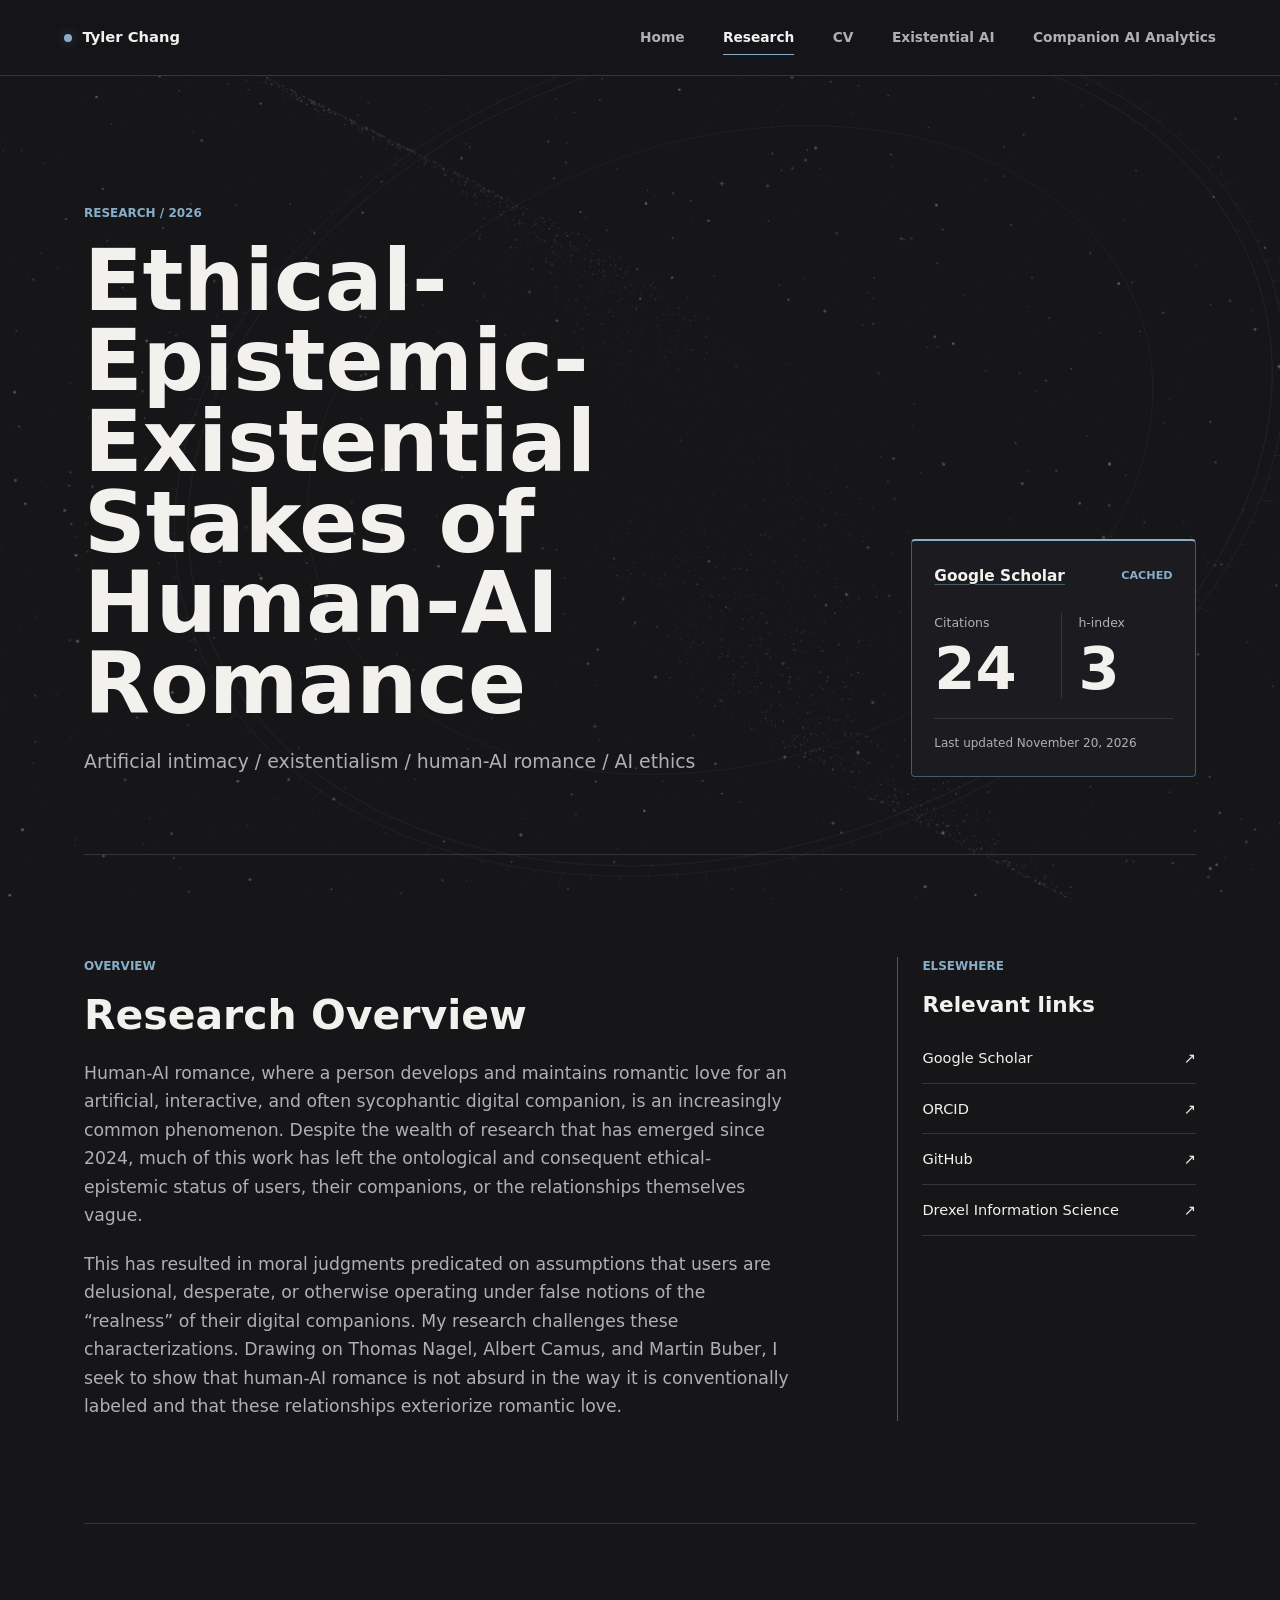
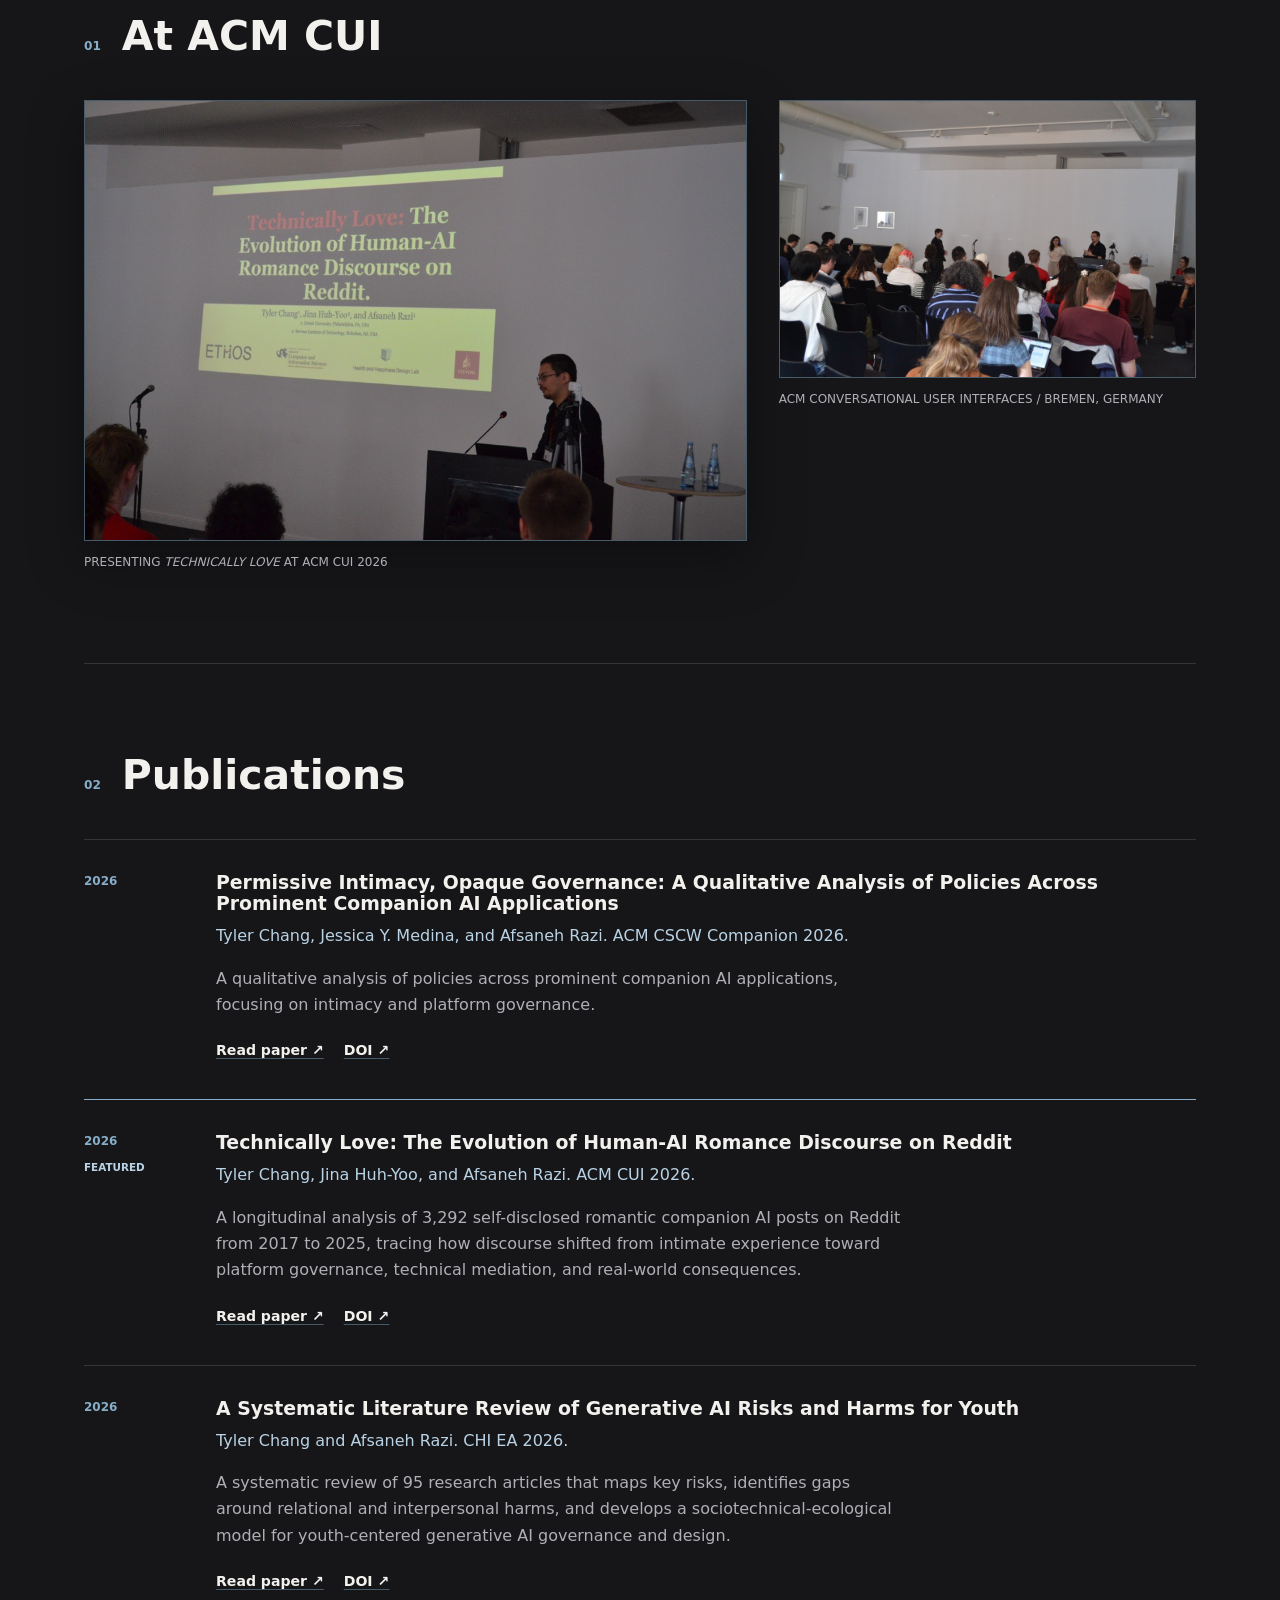
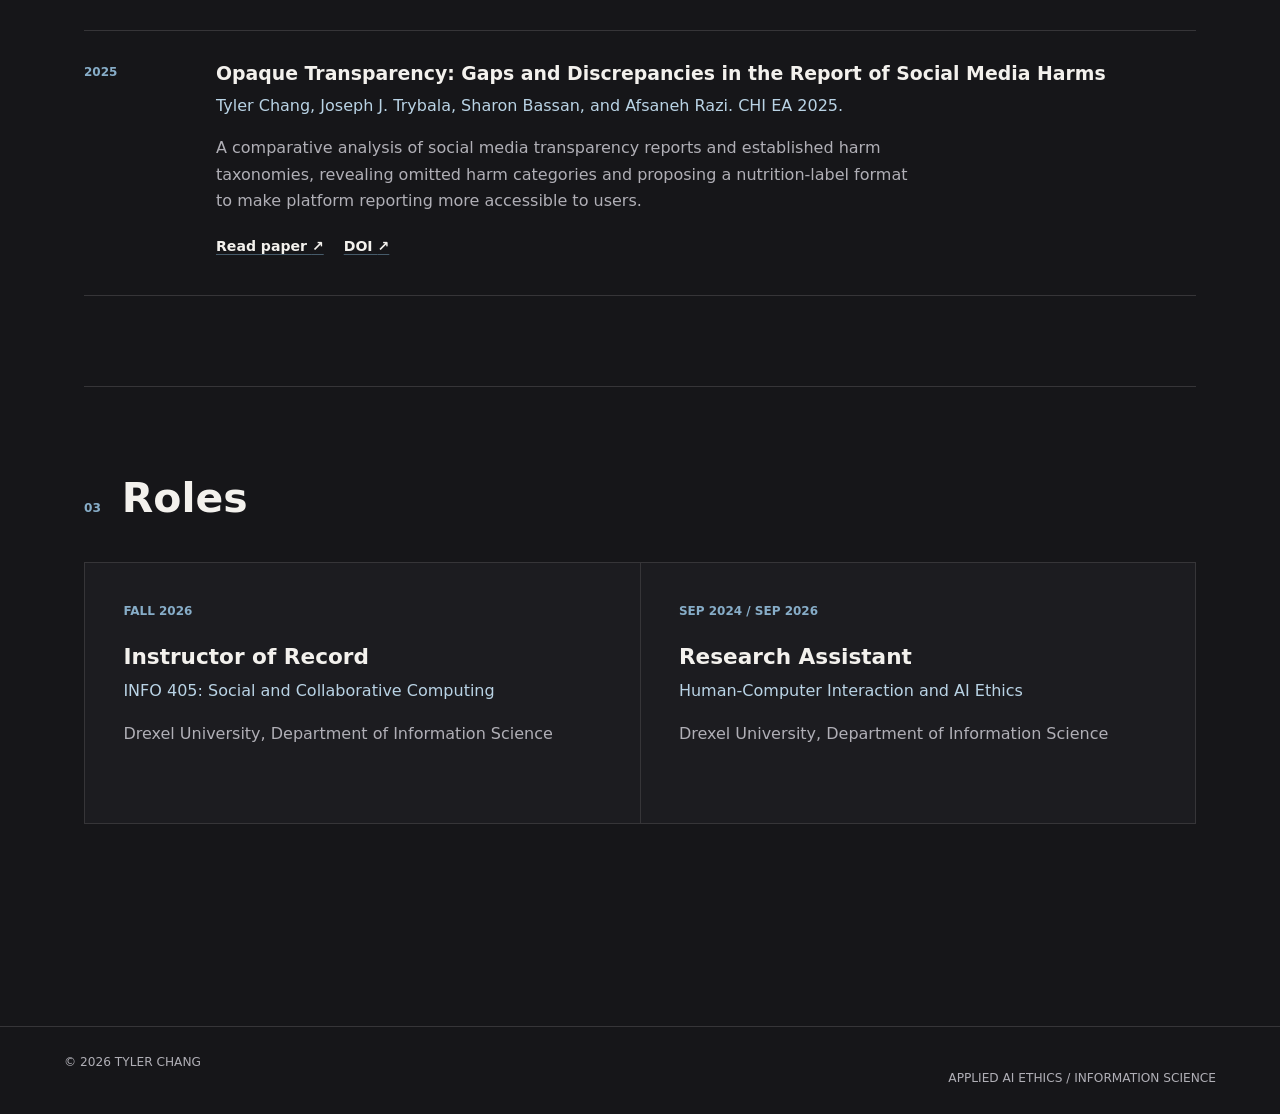
<file: research.html>
<!doctype html>
<html lang="en">
  <head>
    <meta charset="utf-8" />
    <meta name="viewport" content="width=device-width, initial-scale=1" />
    <meta name="theme-color" content="#161619" />
    <title>Tyler Chang | Research</title>
    <meta name="description" content="Research by Tyler Chang on human-AI romance, AI ethics, digital safety, and generative AI." />
    <link
      rel="icon"
      type="image/svg+xml"
      href="data:image/svg+xml,%3Csvg xmlns='http://www.w3.org/2000/svg' viewBox='0 0 64 64'%3E%3Crect width='64' height='64' rx='12' fill='%23161619'/%3E%3Ccircle cx='32' cy='32' r='18' fill='none' stroke='%2387adc8' stroke-width='4'/%3E%3Ccircle cx='32' cy='32' r='5' fill='%23f3f1ed'/%3E%3C/svg%3E"
    />
    <link rel="stylesheet" href="styles.css" />
  </head>
  <body>
    <canvas class="celestial-field" aria-hidden="true"></canvas>
    <header class="site-header">
      <a class="site-name" href="index.html" aria-label="Tyler Chang, home">
        <span class="site-mark" aria-hidden="true"></span>
        Tyler Chang
      </a>
      <nav class="site-nav" aria-label="Main navigation">
        <a href="index.html">Home</a>
        <a href="research.html" aria-current="page">Research</a>
        <a href="cv.html">CV</a>
        <a href="existential-ai.html">Existential AI</a>
        <a href="companion-ai-analytics.html">Companion AI Analytics</a>
      </nav>
    </header>

    <main class="content-page">
      <section class="page-intro research-intro">
        <div>
          <p class="eyebrow">Research / 2026</p>
          <h1 class="research-title">Ethical-Epistemic-Existential Stakes of Human-AI Romance</h1>
          <p class="lead">
            Artificial intimacy / existentialism / human-AI romance / AI ethics
          </p>
        </div>
        <aside class="scholar-card" data-scholar-card aria-labelledby="scholar-title">
          <header class="scholar-card__header">
            <a
              id="scholar-title"
              href="https://scholar.google.com/citations?user=K_6-iJYAAAAJ&amp;hl=en"
            >Google Scholar</a>
            <span data-scholar-status>Weekly</span>
          </header>
          <dl class="scholar-metrics" aria-live="polite">
            <div>
              <dt>Citations</dt>
              <dd data-scholar-citations>24</dd>
            </div>
            <div>
              <dt>h-index</dt>
              <dd data-scholar-h-index>3</dd>
            </div>
          </dl>
          <p class="scholar-updated">
            Last updated
            <time data-scholar-updated datetime="2026-11-20">November 20, 2026</time>
          </p>
        </aside>
      </section>

      <section class="content-grid">
        <article>
          <p class="eyebrow">Overview</p>
          <h2>Research Overview</h2>
          <p>
            Human-AI romance, where a person develops and maintains romantic
            love for an artificial, interactive, and often sycophantic digital
            companion, is an increasingly common phenomenon. Despite the wealth
            of research that has emerged since 2024, much of this work has left
            the ontological and consequent ethical-epistemic status of users,
            their companions, or the relationships themselves vague.
          </p>
          <p>
            This has resulted in moral judgments predicated on assumptions that
            users are delusional, desperate, or otherwise operating under false
            notions of the &ldquo;realness&rdquo; of their digital companions. My
            research challenges these characterizations. Drawing on Thomas Nagel,
            Albert Camus, and Martin Buber, I seek to show that human-AI romance
            is not absurd in the way it is conventionally labeled and that these
            relationships exteriorize romantic love.
          </p>
        </article>

        <aside class="side-panel">
          <p class="eyebrow">Elsewhere</p>
          <h2>Relevant links</h2>
          <ul class="link-list">
            <li><a href="https://scholar.google.com/citations?user=K_6-iJYAAAAJ&amp;hl=en">Google Scholar <span aria-hidden="true">&#8599;</span></a></li>
            <li><a href="https://orcid.org/0009-0002-6498-2827">ORCID <span aria-hidden="true">&#8599;</span></a></li>
            <li><a href="https://github.com/the-ethical-ai">GitHub <span aria-hidden="true">&#8599;</span></a></li>
            <li><a href="https://drexel.edu/cci/academics/information-science-department/">Drexel Information Science <span aria-hidden="true">&#8599;</span></a></li>
          </ul>
        </aside>
      </section>

      <section class="numbered-section conference-section" aria-labelledby="conference-title">
        <header class="section-heading">
          <span>01</span>
          <h2 id="conference-title">At ACM CUI</h2>
        </header>
        <div class="conference-gallery">
          <figure class="conference-photo conference-photo--primary">
            <img
              src="assets/cui-2026-presentation.jpeg"
              alt="Tyler Chang presenting Technically Love at ACM CUI 2026"
            />
            <figcaption>Presenting <em>Technically Love</em> at ACM CUI 2026</figcaption>
          </figure>
          <figure class="conference-photo">
            <img
              src="assets/cui-2026-audience.jpeg"
              alt="Audience attending Tyler Chang's ACM CUI 2026 presentation"
            />
            <figcaption>ACM Conversational User Interfaces / Bremen, Germany</figcaption>
          </figure>
        </div>
      </section>

      <section class="numbered-section" aria-labelledby="publications-title">
        <header class="section-heading">
          <span>02</span>
          <h2 id="publications-title">Publications</h2>
        </header>
        <div class="publication-list">
          <article class="publication">
            <div class="publication-year">2026</div>
            <div>
              <h3>Permissive Intimacy, Opaque Governance: A Qualitative Analysis of Policies Across Prominent Companion AI Applications</h3>
              <p class="publication-meta">Tyler Chang, Jessica Y. Medina, and Afsaneh Razi. ACM CSCW Companion 2026.</p>
              <p>
                A qualitative analysis of policies across prominent companion
                AI applications, focusing on intimacy and platform governance.
              </p>
              <div class="inline-links">
                <a href="https://dl.acm.org/doi/10.1145/3785651.3831565">Read paper <span aria-hidden="true">&#8599;</span></a>
                <a href="https://doi.org/10.1145/3785651.3831565">DOI <span aria-hidden="true">&#8599;</span></a>
              </div>
            </div>
          </article>

          <article class="publication publication--featured">
            <div class="publication-year">2026 <span>Featured</span></div>
            <div>
              <h3>Technically Love: The Evolution of Human-AI Romance Discourse on Reddit</h3>
              <p class="publication-meta">Tyler Chang, Jina Huh-Yoo, and Afsaneh Razi. ACM CUI 2026.</p>
              <p>
                A longitudinal analysis of 3,292 self-disclosed romantic
                companion AI posts on Reddit from 2017 to 2025, tracing how
                discourse shifted from intimate experience toward platform
                governance, technical mediation, and real-world consequences.
              </p>
              <div class="inline-links">
                <a href="https://dl.acm.org/doi/full/10.1145/3816046.3816222">Read paper <span aria-hidden="true">&#8599;</span></a>
                <a href="https://doi.org/10.1145/3816046.3816222">DOI <span aria-hidden="true">&#8599;</span></a>
              </div>
            </div>
          </article>

          <article class="publication">
            <div class="publication-year">2026</div>
            <div>
              <h3>A Systematic Literature Review of Generative AI Risks and Harms for Youth</h3>
              <p class="publication-meta">Tyler Chang and Afsaneh Razi. CHI EA 2026.</p>
              <p>
                A systematic review of 95 research articles that maps key risks,
                identifies gaps around relational and interpersonal harms, and
                develops a sociotechnical-ecological model for youth-centered
                generative AI governance and design.
              </p>
              <div class="inline-links">
                <a href="https://dl.acm.org/doi/full/10.1145/3772363.3798673">Read paper <span aria-hidden="true">&#8599;</span></a>
                <a href="https://doi.org/10.1145/3772363.3798673">DOI <span aria-hidden="true">&#8599;</span></a>
              </div>
            </div>
          </article>

          <article class="publication">
            <div class="publication-year">2025</div>
            <div>
              <h3>Opaque Transparency: Gaps and Discrepancies in the Report of Social Media Harms</h3>
              <p class="publication-meta">Tyler Chang, Joseph J. Trybala, Sharon Bassan, and Afsaneh Razi. CHI EA 2025.</p>
              <p>
                A comparative analysis of social media transparency reports and
                established harm taxonomies, revealing omitted harm categories
                and proposing a nutrition-label format to make platform reporting
                more accessible to users.
              </p>
              <div class="inline-links">
                <a href="https://dl.acm.org/doi/full/10.1145/3706599.3719829">Read paper <span aria-hidden="true">&#8599;</span></a>
                <a href="https://doi.org/10.1145/3706599.3719829">DOI <span aria-hidden="true">&#8599;</span></a>
              </div>
            </div>
          </article>
        </div>
      </section>

      <section class="numbered-section" aria-labelledby="roles-title">
        <header class="section-heading">
          <span>03</span>
          <h2 id="roles-title">Roles</h2>
        </header>
        <div class="role-list">
          <article class="role">
            <p class="role-date">Fall 2026</p>
            <h3>Instructor of Record</h3>
            <p class="publication-meta">INFO 405: Social and Collaborative Computing</p>
            <p>Drexel University, Department of Information Science</p>
          </article>
          <article class="role">
            <p class="role-date">Sep 2024 / Sep 2026</p>
            <h3>Research Assistant</h3>
            <p class="publication-meta">Human-Computer Interaction and AI Ethics</p>
            <p>Drexel University, Department of Information Science</p>
          </article>
        </div>
      </section>
    </main>

    <footer class="site-footer">
      <p>&copy; <span data-current-year>2026</span> Tyler Chang</p>
      <p>Applied AI Ethics / Information Science</p>
    </footer>

    <script src="script.js"></script>
  </body>
</html>
</file>
<file: styles.css>
:root {
  color-scheme: dark;
  --background: #161619;
  --surface: #1c1c20;
  --text: #f3f1ed;
  --muted: #b0afb6;
  --blue: #87adc8;
  --blue-bright: #b9d3e5;
  --line: #363538;
  --line-bright: #465b6a;
  --max-width: 1240px;
}

* { box-sizing: border-box; }

html {
  background: var(--background);
  scroll-behavior: smooth;
}

body {
  margin: 0;
  background: transparent;
  color: var(--text);
  font-family: Inter, ui-sans-serif, system-ui, -apple-system, BlinkMacSystemFont, "Segoe UI", sans-serif;
  font-size: 16px;
  line-height: 1.65;
  overflow-x: hidden;
  isolation: isolate;
  position: relative;
}

.celestial-field {
  height: 100%;
  inset: 0;
  opacity: 0.4;
  pointer-events: none;
  position: fixed;
  width: 100%;
  z-index: -1;
}

.home-page .celestial-field { opacity: 0.8; }

::selection { background: var(--blue); color: #020407; }

a {
  color: var(--blue-bright);
  text-decoration-thickness: 1px;
  text-underline-offset: 0.22em;
}

a:hover, a:focus-visible { color: #fff; }
:focus-visible { outline: 2px solid var(--blue); outline-offset: 4px; }

.site-header {
  align-items: center;
  backdrop-filter: blur(18px);
  background: rgba(22, 22, 25, 0.92);
  border-bottom: 1px solid var(--line);
  display: flex;
  justify-content: space-between;
  gap: 1.25rem;
  min-height: 76px;
  padding: 0 clamp(1.25rem, 5vw, 5rem);
  position: sticky;
  top: 0;
  z-index: 20;
}

.site-header--overlay {
  background: rgba(22, 22, 25, 0.64);
  left: 0;
  position: absolute;
  right: 0;
}

.site-name {
  flex-shrink: 0;
  align-items: center;
  color: var(--text);
  display: inline-flex;
  font-size: 0.92rem;
  font-weight: 700;
  gap: 0.65rem;
  text-decoration: none;
}

.site-mark {
  background: var(--blue);
  border-radius: 50%;
  box-shadow: 0 0 12px rgba(135, 173, 200, 0.35);
  height: 8px;
  width: 8px;
}

.site-nav { display: flex; flex-wrap: wrap; gap: 0.2rem clamp(1rem, 3vw, 2.5rem); }

.site-nav a {
  color: var(--muted);
  font-size: 0.86rem;
  font-weight: 650;
  padding: 0.4rem 0;
  position: relative;
  text-decoration: none;
}

.site-nav a::after {
  background: var(--blue);
  bottom: 0;
  content: "";
  height: 1px;
  left: 0;
  position: absolute;
  transform: scaleX(0);
  transform-origin: left;
  transition: transform 180ms ease;
  width: 100%;
}

.site-nav a[aria-current="page"], .site-nav a:hover, .site-nav a:focus-visible { color: var(--text); }
.site-nav a[aria-current="page"]::after, .site-nav a:hover::after, .site-nav a:focus-visible::after { transform: scaleX(1); }

main { min-height: calc(100vh - 154px); }

.opening-scene {
  align-items: center;
  background: transparent;
  display: flex;
  justify-content: center;
  min-height: min(92svh, 940px);
  overflow: hidden;
  padding: 8.5rem 1.5rem 7.5rem;
  position: relative;
}

.scene-vignette {
  background: rgba(22, 22, 25, 0.08);
  inset: 0;
  pointer-events: none;
  position: absolute;
}

.opening-copy {
  max-width: 1100px;
  position: relative;
  text-align: center;
  z-index: 2;
}

.opening-kicker, .eyebrow, .section-label, .publication-year, .role-date {
  color: var(--blue);
  font-size: 0.75rem;
  font-weight: 750;
  letter-spacing: 0;
  margin: 0;
  text-transform: uppercase;
}

.opening-kicker {
  animation: reveal-up 800ms 120ms both;
  margin-bottom: 1.1rem;
}

.opening-copy h1 {
  animation: reveal-up 900ms 260ms both;
  font-size: clamp(4rem, 12vw, 10.5rem);
  font-weight: 760;
  letter-spacing: 0;
  line-height: 0.86;
  margin: 0;
  text-shadow: 0 2px 28px var(--background);
}

.opening-role {
  animation: reveal-up 900ms 420ms both;
  color: var(--blue-bright);
  font-size: clamp(1.05rem, 2.1vw, 1.65rem);
  font-weight: 420;
  margin: 1.5rem 0 0;
}

.scroll-cue {
  align-items: center;
  bottom: 1.7rem;
  color: var(--muted);
  display: flex;
  flex-direction: column;
  font-size: 0.72rem;
  font-weight: 700;
  gap: 0.65rem;
  left: 50%;
  position: absolute;
  text-decoration: none;
  text-transform: uppercase;
  transform: translateX(-50%);
  z-index: 3;
}

.scroll-line { background: var(--blue); height: 30px; opacity: 0.7; width: 1px; }

.about-section, .home-section, .content-page {
  margin: 0 auto;
  max-width: var(--max-width);
  padding-left: clamp(1.25rem, 5vw, 5rem);
  padding-right: clamp(1.25rem, 5vw, 5rem);
}

.about-section {
  align-items: start;
  display: grid;
  gap: clamp(2rem, 5vw, 5.5rem);
  grid-template-columns: 0.32fr minmax(0, 1.1fr) minmax(260px, 0.72fr);
  padding-bottom: clamp(5rem, 10vw, 9rem);
  padding-top: clamp(5rem, 10vw, 9rem);
}

.section-label { color: var(--muted); padding-top: 0.42rem; }
h1, h2, h3 { letter-spacing: 0; line-height: 1.12; margin: 0; }
h2 { font-size: clamp(1.8rem, 3.2vw, 3.15rem); font-weight: 610; }
h3 { font-size: 1.18rem; font-weight: 650; }
p { margin: 0; }
p + p { margin-top: 1rem; }
.eyebrow { margin-bottom: 1rem; }

.lead {
  color: var(--muted);
  font-size: clamp(1.02rem, 1.5vw, 1.18rem);
  margin-top: 1.4rem;
  max-width: 64ch;
}

.personal-note {
  font-size: 1rem;
}

.social-links {
  display: flex;
  flex-wrap: wrap;
  gap: 0.7rem 1.5rem;
  margin-top: 2rem;
}

.social-links a, .inline-links a {
  color: var(--text);
  font-size: 0.88rem;
  font-weight: 650;
  text-decoration-color: var(--line-bright);
}

.social-links a span { color: var(--blue); margin-left: 0.2rem; }
.portrait-frame { margin: 0; }

.portrait {
  aspect-ratio: 3 / 4;
  background: var(--surface);
  border: 1px solid var(--line-bright);
  display: block;
  height: auto;
  object-fit: cover;
  object-position: center top;
  width: 100%;
}

figcaption {
  color: var(--muted);
  font-size: 0.75rem;
  margin-top: 0.75rem;
  text-transform: uppercase;
}

.home-section {
  border-top: 1px solid var(--line);
  display: grid;
  gap: clamp(2rem, 5vw, 5.5rem);
  grid-template-columns: 0.32fr minmax(0, 1fr) minmax(250px, 0.72fr);
  padding-bottom: clamp(5rem, 10vw, 8rem);
  padding-top: clamp(4rem, 8vw, 7rem);
}

.home-section p:not(.eyebrow) { color: var(--muted); margin-top: 1.35rem; }
.selected-links { border-top: 1px solid var(--line); }

.selected-links a, .link-list a {
  align-items: center;
  border-bottom: 1px solid var(--line);
  color: var(--text);
  display: flex;
  gap: 1rem;
  justify-content: space-between;
  padding: 1rem 0;
  text-decoration: none;
  transition: color 160ms ease, padding 160ms ease;
}

.selected-links a:hover, .selected-links a:focus-visible, .link-list a:hover, .link-list a:focus-visible {
  color: var(--blue-bright);
  padding-left: 0.35rem;
}

.content-page { padding-bottom: 7rem; }

.page-intro {
  border-bottom: 1px solid var(--line);
  padding: clamp(5rem, 10vw, 9rem) 0 clamp(3rem, 6vw, 5.5rem);
}

.page-intro h1 {
  font-size: clamp(3.4rem, 9vw, 8rem);
  font-weight: 680;
  line-height: 0.94;
}

.page-intro .research-title {
  font-size: clamp(2.65rem, 6.7vw, 6.2rem);
  max-width: 14ch;
  overflow-wrap: break-word;
}

.research-intro {
  align-items: end;
  display: grid;
  gap: clamp(2.5rem, 6vw, 6rem);
  grid-template-columns: minmax(0, 1fr) minmax(250px, 0.38fr);
}

.scholar-card {
  background: var(--surface);
  border: 1px solid var(--line-bright);
  border-top: 2px solid var(--blue);
  border-radius: 4px;
  padding: 1.4rem;
}

.scholar-card__header {
  align-items: center;
  display: flex;
  gap: 1rem;
  justify-content: space-between;
}

.scholar-card__header a {
  color: var(--text);
  font-size: 0.96rem;
  font-weight: 700;
  text-decoration-color: var(--line-bright);
}

.scholar-card__header span {
  color: var(--blue);
  font-size: 0.7rem;
  font-weight: 750;
  letter-spacing: 0;
  text-transform: uppercase;
}

.scholar-metrics {
  display: grid;
  gap: 1rem;
  grid-template-columns: repeat(2, minmax(0, 1fr));
  margin: 1.5rem 0 1.25rem;
}

.scholar-metrics > div + div {
  border-left: 1px solid var(--line);
  padding-left: 1rem;
}

.scholar-metrics dt {
  color: var(--muted);
  font-size: 0.78rem;
}

.scholar-metrics dd {
  color: var(--text);
  font-size: clamp(2.4rem, 5vw, 3.7rem);
  font-weight: 650;
  letter-spacing: 0;
  line-height: 1;
  margin: 0.35rem 0 0;
}

.scholar-updated {
  border-top: 1px solid var(--line);
  color: var(--muted);
  font-size: 0.75rem;
  padding-top: 0.9rem;
}

.scholar-updated time {
  color: var(--muted);
}

.content-grid {
  display: grid;
  gap: clamp(3rem, 8vw, 8rem);
  grid-template-columns: minmax(0, 1fr) minmax(240px, 0.42fr);
  padding: clamp(4rem, 8vw, 7rem) 0;
}

.content-grid article > p:not(.eyebrow), .role > p:last-child,
.publication > div:last-child > p:not(.publication-meta), .cv-section p { color: var(--muted); }

.content-grid article > p:not(.eyebrow) {
  font-size: 1.08rem;
  margin-top: 1.25rem;
  max-width: 65ch;
}

.side-panel { border-left: 1px solid var(--line-bright); padding-left: 1.5rem; }
.side-panel h2 { font-size: 1.35rem; }
.link-list { list-style: none; margin: 1rem 0 0; padding: 0; }
.link-list a { font-size: 0.91rem; padding: 0.8rem 0; }

.numbered-section {
  border-top: 1px solid var(--line);
  padding: clamp(3.5rem, 7vw, 6rem) 0;
}

.section-heading {
  align-items: baseline;
  display: flex;
  gap: 1.3rem;
  margin-bottom: 2.5rem;
}

.section-heading > span { color: var(--blue); font-size: 0.76rem; font-weight: 750; }
.publication-list, .role-list { display: grid; }

.conference-gallery {
  align-items: start;
  display: grid;
  gap: clamp(1rem, 2.5vw, 2rem);
  grid-template-columns: minmax(0, 1.35fr) minmax(260px, 0.85fr);
}

.conference-photo {
  margin: 0;
}

.conference-photo img {
  aspect-ratio: 3 / 2;
  border: 1px solid var(--line-bright);
  display: block;
  height: auto;
  object-fit: cover;
  width: 100%;
}

.conference-photo--primary img {
  box-shadow: 0 18px 50px rgba(0, 0, 0, 0.35);
}

.publication {
  border-top: 1px solid var(--line);
  display: grid;
  gap: 2rem;
  grid-template-columns: 100px minmax(0, 1fr);
  padding: 2rem 0 2.3rem;
}

.publication:last-child { border-bottom: 1px solid var(--line); }
.publication--featured { border-top-color: var(--blue); }
.publication-meta { color: var(--blue-bright); margin-top: 0.55rem; }

.publication-year span {
  color: var(--blue-bright);
  display: block;
  font-size: 0.65rem;
  margin-top: 0.45rem;
}

.publication > div:last-child > p:not(.publication-meta), .role > p:last-child {
  margin-top: 1rem;
  max-width: 68ch;
}

.inline-links { display: flex; flex-wrap: wrap; gap: 1.25rem; margin-top: 1.3rem; }

.role-list {
  background: var(--line);
  border: 1px solid var(--line);
  gap: 1px;
  grid-template-columns: repeat(2, minmax(0, 1fr));
}

.role { background: var(--surface); min-height: 260px; padding: clamp(1.5rem, 3vw, 2.4rem); }
.role h3 { font-size: 1.35rem; margin-top: 1.5rem; }

.cv-heading {
  align-items: end;
  display: flex;
  gap: 3rem;
  justify-content: space-between;
}

.cv-role {
  color: var(--muted);
  font-size: 1rem;
  margin-top: 1rem;
}

.updated-marker {
  align-items: center;
  color: var(--muted);
  display: flex;
  flex: 0 0 auto;
  font-size: 0.86rem;
  gap: 0.65rem;
}

.updated-marker span {
  background: var(--blue);
  border-radius: 50%;
  box-shadow: 0 0 12px rgba(135, 173, 200, 0.35);
  height: 7px;
  width: 7px;
}

.cv-document { border-top: 1px solid var(--line); margin-top: clamp(4rem, 8vw, 7rem); }

.cv-nameplate {
  align-items: end;
  display: flex;
  gap: 2rem;
  justify-content: space-between;
  padding: 2.5rem 0 3rem;
}

.cv-nameplate--compact {
  align-items: center;
  color: var(--muted);
}

.cv-contact { display: flex; flex-direction: column; text-align: right; }

.cv-section {
  border-top: 1px solid var(--line);
  display: grid;
  gap: clamp(2rem, 5vw, 5rem);
  grid-template-columns: minmax(160px, 0.38fr) minmax(0, 1fr);
  padding: 2.5rem 0;
}

.cv-section > h2 {
  color: var(--blue);
  font-size: 0.78rem;
  font-weight: 750;
  letter-spacing: 0;
  padding-top: 0.25rem;
  text-transform: uppercase;
}

.cv-item + .cv-item { border-top: 1px solid var(--line); margin-top: 1.4rem; padding-top: 1.4rem; }

.cv-item p {
  display: flex;
  gap: 1rem;
  justify-content: space-between;
  margin-top: 0.35rem;
}

.cv-item p span { color: var(--muted); flex: 0 0 auto; }

.cv-item h3 a {
  color: inherit;
  text-decoration-color: var(--line-bright);
}

.cv-item h3 a:hover,
.cv-item h3 a:focus-visible {
  color: var(--blue-bright);
}

.existential-page { max-width: 1400px; }

.existential-intro {
  border-bottom: 1px solid var(--line);
  padding: clamp(3.5rem, 7vw, 6.5rem) 0 clamp(4rem, 8vw, 7rem);
}

.existential-heading {
  display: grid;
  gap: 1.25rem clamp(2rem, 7vw, 8rem);
  grid-template-columns: minmax(0, 1fr) minmax(260px, 0.52fr);
  margin-bottom: clamp(2.5rem, 5vw, 4.5rem);
}

.existential-heading .eyebrow { grid-column: 1 / -1; margin-bottom: 0; }

.existential-heading h1 {
  font-size: clamp(3.6rem, 9vw, 8.5rem);
  font-weight: 680;
  line-height: 0.88;
}

.existential-heading .lead { align-self: end; margin-top: 0; }

.risk-instrument {
  background: var(--surface);
  border: 1px solid var(--line-bright);
  border-radius: 6px;
  box-shadow: 0 30px 90px rgba(0, 0, 0, 0.28);
  overflow: hidden;
}

.instrument-header {
  align-items: center;
  border-bottom: 1px solid var(--line-bright);
  display: flex;
  gap: 2rem;
  justify-content: space-between;
  padding: 1.15rem clamp(1.25rem, 3vw, 2rem);
}

.instrument-header h2 { font-size: 1.15rem; margin-top: 0.2rem; }

.instrument-code {
  color: var(--blue);
  font-family: ui-monospace, SFMono-Regular, Menlo, Consolas, monospace;
  font-size: 0.68rem;
  font-weight: 700;
  letter-spacing: 0;
}

.instrument-status {
  align-items: center;
  color: var(--muted);
  display: flex;
  flex: 0 0 auto;
  font-size: 0.75rem;
  gap: 0.55rem;
}

.instrument-status > span {
  background: #55d6a5;
  border-radius: 50%;
  box-shadow: 0 0 10px rgba(85, 214, 165, 0.65);
  height: 7px;
  width: 7px;
}

.risk-dashboard {
  display: grid;
  grid-template-columns: minmax(310px, 0.78fr) minmax(420px, 1.22fr);
}

.risk-output {
  background:
    linear-gradient(rgba(135, 173, 200, 0.045) 1px, transparent 1px),
    linear-gradient(90deg, rgba(135, 173, 200, 0.045) 1px, transparent 1px),
    #18181c;
  background-size: 32px 32px;
  border-right: 1px solid var(--line-bright);
  display: flex;
  flex-direction: column;
  justify-content: center;
  min-height: 620px;
  padding: clamp(2rem, 5vw, 4.5rem);
}

.risk-output__label {
  color: var(--muted);
  font-size: 0.76rem;
  font-weight: 700;
  text-transform: uppercase;
}

.risk-number {
  align-items: flex-start;
  color: var(--text);
  display: flex;
  font-size: clamp(5rem, 11vw, 9rem);
  font-variant-numeric: tabular-nums;
  font-weight: 650;
  letter-spacing: 0;
  line-height: 0.86;
  margin-top: 1.25rem;
}

.risk-number > span:last-child {
  color: var(--blue);
  font-size: 0.28em;
  margin-left: 0.12em;
  margin-top: 0.22em;
}

.risk-verdict {
  color: var(--blue-bright);
  font-size: 1rem;
  margin-top: 1.5rem;
  max-width: 34ch;
  min-height: 5em;
}

.risk-scale { margin-top: 3.2rem; }

.risk-scale__track {
  background: linear-gradient(90deg, #1f79be, #55d6a5 18%, #e9c968 56%, #e56d70 100%);
  height: 5px;
  position: relative;
}

.risk-scale__fill {
  background: rgba(5, 6, 9, 0.72);
  bottom: 0;
  position: absolute;
  right: 0;
  top: 0;
  transition: width 220ms ease;
  width: 99.58%;
}

.risk-scale__marker {
  background: #fff;
  border: 3px solid var(--background);
  border-radius: 50%;
  box-shadow: 0 0 0 1px var(--blue);
  height: 15px;
  left: 0.42%;
  position: absolute;
  top: 50%;
  transform: translate(-50%, -50%);
  transition: left 220ms ease;
  width: 15px;
}

.risk-scale__labels {
  color: var(--muted);
  display: flex;
  font-size: 0.68rem;
  justify-content: space-between;
  margin-top: 0.65rem;
  text-transform: uppercase;
}

.risk-metadata {
  border-top: 1px solid var(--line);
  display: grid;
  gap: 1rem;
  grid-template-columns: repeat(2, minmax(0, 1fr));
  margin: 2.5rem 0 0;
  padding-top: 1.25rem;
}

.risk-metadata dt { color: var(--muted); font-size: 0.7rem; text-transform: uppercase; }
.risk-metadata dd { color: var(--muted); font-size: 0.82rem; margin: 0.25rem 0 0; }

.risk-controls { padding: clamp(1.75rem, 4vw, 3rem); }

.risk-control + .risk-control { margin-top: 1.5rem; }

.risk-control__heading {
  align-items: center;
  display: flex;
  font-size: 0.88rem;
  font-weight: 650;
  justify-content: space-between;
}

.risk-control output {
  color: var(--blue-bright);
  font-family: ui-monospace, SFMono-Regular, Menlo, Consolas, monospace;
}

.risk-control input[type="range"] {
  accent-color: var(--blue);
  cursor: pointer;
  margin: 0.85rem 0 0;
  width: 100%;
}

.range-labels {
  color: var(--muted);
  display: flex;
  font-size: 0.67rem;
  justify-content: space-between;
  margin-top: 0.25rem;
}

.risk-toggles {
  border: 0;
  border-top: 1px solid var(--line);
  display: grid;
  gap: 0.8rem;
  margin: 1.75rem 0 0;
  padding: 1.5rem 0 0;
}

.risk-toggles legend {
  color: var(--muted);
  float: left;
  font-size: 0.7rem;
  font-weight: 700;
  margin-bottom: 1rem;
  text-transform: uppercase;
  width: 100%;
}

.toggle-control {
  align-items: center;
  color: var(--muted);
  cursor: pointer;
  display: flex;
  font-size: 0.86rem;
  gap: 0.8rem;
}

.toggle-control input {
  height: 1px;
  opacity: 0;
  position: absolute;
  width: 1px;
}

.toggle-control__switch {
  background: #29282d;
  border: 1px solid #605e66;
  border-radius: 999px;
  display: inline-block;
  flex: 0 0 auto;
  height: 22px;
  position: relative;
  transition: background 160ms ease, border-color 160ms ease;
  width: 38px;
}

.toggle-control__switch::after {
  background: #aaa7b1;
  border-radius: 50%;
  content: "";
  height: 14px;
  left: 3px;
  position: absolute;
  top: 3px;
  transition: background 160ms ease, transform 160ms ease;
  width: 14px;
}

.toggle-control input:checked + .toggle-control__switch {
  background: rgba(135, 173, 200, 0.22);
  border-color: var(--blue);
}

.toggle-control input:checked + .toggle-control__switch::after {
  background: var(--blue-bright);
  transform: translateX(16px);
}

.toggle-control input:focus-visible + .toggle-control__switch {
  outline: 2px solid var(--blue);
  outline-offset: 3px;
}

.reset-button {
  background: transparent;
  border: 1px solid var(--line-bright);
  border-radius: 3px;
  color: var(--text);
  cursor: pointer;
  font: inherit;
  font-size: 0.78rem;
  font-weight: 700;
  margin-top: 1.5rem;
  padding: 0.7rem 0.9rem;
}

.reset-button:hover, .reset-button:focus-visible {
  background: rgba(135, 173, 200, 0.08);
  border-color: var(--blue);
}

.method-section {
  border-bottom: 1px solid var(--line);
  display: grid;
  gap: clamp(3rem, 8vw, 8rem);
  grid-template-columns: minmax(260px, 0.55fr) minmax(0, 1fr);
  padding: clamp(4rem, 8vw, 7rem) 0;
}

.method-copy > p:last-child { color: var(--muted); margin-top: 1.25rem; }

.formula-panel {
  align-self: start;
  background: var(--surface);
  border-left: 2px solid var(--blue);
  padding: clamp(1.5rem, 4vw, 2.5rem);
}

.formula {
  color: var(--blue-bright);
  font-family: ui-monospace, SFMono-Regular, Menlo, Consolas, monospace;
  font-size: clamp(0.86rem, 1.7vw, 1.12rem);
  line-height: 1.9;
  overflow-wrap: anywhere;
}

.formula-key {
  border-top: 1px solid var(--line);
  display: grid;
  gap: 0.8rem 1.5rem;
  grid-template-columns: repeat(2, minmax(0, 1fr));
  margin: 1.7rem 0 0;
  padding-top: 1.4rem;
}

.formula-key > div { display: grid; gap: 0.8rem; grid-template-columns: 1.5rem 1fr; }
.formula-key dt { color: var(--blue); font-family: ui-monospace, SFMono-Regular, Menlo, Consolas, monospace; }
.formula-key dd { color: var(--muted); font-size: 0.82rem; margin: 0; }

.disclaimer-section { padding: clamp(4rem, 8vw, 7rem) 0 0; }

.disclaimer-grid {
  background: var(--line);
  border: 1px solid var(--line);
  display: grid;
  gap: 1px;
  grid-template-columns: repeat(3, minmax(0, 1fr));
}

.disclaimer-grid article { background: var(--surface); padding: clamp(1.5rem, 3vw, 2.3rem); }
.disclaimer-grid h3 { color: var(--blue-bright); }
.disclaimer-grid p { color: var(--muted); font-size: 0.92rem; margin-top: 1rem; }

.site-footer {
  border-top: 1px solid var(--line);
  color: var(--muted);
  display: flex;
  font-size: 0.76rem;
  justify-content: space-between;
  padding: 1.6rem clamp(1.25rem, 5vw, 5rem);
  text-transform: uppercase;
}

@keyframes reveal-up {
  from { opacity: 0; transform: translateY(18px); }
  to { opacity: 1; transform: translateY(0); }
}

@media (max-width: 820px) {
  .about-section, .home-section { grid-template-columns: 1fr; }
  .section-label { border-bottom: 1px solid var(--line); padding-bottom: 0.75rem; }
  .portrait-frame { max-width: 480px; }
  .research-intro { align-items: start; grid-template-columns: 1fr; }
  .scholar-card { max-width: 420px; }
  .content-grid { grid-template-columns: 1fr; }
  .conference-gallery { grid-template-columns: 1fr; }
  .conference-photo { max-width: 720px; }
  .side-panel { border-left: 0; border-top: 1px solid var(--line-bright); padding-left: 0; padding-top: 2rem; }
  .existential-heading, .method-section { grid-template-columns: 1fr; }
  .existential-heading .lead { max-width: 58ch; }
  .risk-dashboard { grid-template-columns: 1fr; }
  .risk-output { border-bottom: 1px solid var(--line-bright); border-right: 0; min-height: 480px; }
  .disclaimer-grid { grid-template-columns: 1fr; }
}

@media (max-width: 620px) {
  .site-header {
    align-items: flex-start;
    flex-direction: column;
    gap: 0.55rem;
    padding-bottom: 0.85rem;
    padding-top: 0.85rem;
  }

  .site-header--overlay { align-items: flex-start; flex-direction: column; }
  .site-nav { gap: 1.25rem; width: 100%; }
  .site-nav a { font-size: 0.78rem; }
  .site-header--overlay .site-nav { justify-content: flex-start; width: 100%; }
  .opening-scene { min-height: 88svh; padding-top: 8rem; }
  .opening-copy h1 { font-size: clamp(3.4rem, 18vw, 6.2rem); line-height: 0.92; }
  .opening-role { margin-left: auto; margin-right: auto; max-width: 20ch; }
  .publication { gap: 0.9rem; grid-template-columns: 1fr; }
  .role-list { grid-template-columns: 1fr; }
  .cv-heading, .cv-nameplate { align-items: flex-start; flex-direction: column; }
  .cv-contact { text-align: left; }
  .cv-section { gap: 1.25rem; grid-template-columns: 1fr; }
  .cv-item p { align-items: flex-start; flex-direction: column; gap: 0.1rem; }
  .instrument-header { align-items: flex-start; flex-direction: column; gap: 0.75rem; }
  .risk-output { min-height: 430px; }
  .risk-metadata, .formula-key { grid-template-columns: 1fr; }
  .site-footer { flex-direction: column; gap: 0.5rem; }
}

@media (prefers-reduced-motion: reduce) {
  html { scroll-behavior: auto; }
  .opening-kicker, .opening-copy h1, .opening-role { animation: none; }
  .site-nav a::after, .selected-links a, .link-list a { transition: none; }
  .risk-scale__fill, .risk-scale__marker, .toggle-control__switch, .toggle-control__switch::after { transition: none; }
}
</file>
<file: companion-analytics.css>
[hidden] { display: none !important; }
.site-nav { flex-wrap: wrap; column-gap: clamp(.8rem, 2vw, 2rem); }
.site-header { gap: 1.5rem; }
.analytics-intro { display: grid; grid-template-columns: minmax(0, 1fr) minmax(240px, .45fr); align-items: center; gap: 2rem; padding: 4.5rem 0 2.5rem; }
.dashboard-citation { padding: 1.25rem; border: 1px solid var(--line-bright); border-radius: 8px; background: var(--surface); font-size: .85rem; }
.dashboard-citation strong { color: var(--text); }
.dashboard-citation p { color: var(--muted); margin: .75rem 0 0; }
.dashboard-citation a { overflow-wrap: anywhere; }
.analytics-intro h1 { font-size: clamp(2.5rem, 6vw, 5rem); line-height: 1.08; max-width: 22ch; }
.analytics-intro .lead { margin-top: 1.5rem; }
.analytics-update, .chart-help, .analytics-panel > p, .dashboard-toolbar, .summary-cards small, #selection-status { color: var(--muted); }
.analytics-update { margin-top: 1.5rem; font-size: .85rem; }
.analytics-panel { padding: clamp(1.2rem, 3vw, 2rem); background: var(--surface); border: 1px solid var(--line); border-radius: 5px; margin-top: 1.5rem; }
.access-screen { max-width: 720px; margin: clamp(3rem, 8vh, 6rem) auto 0; }
.coming-soon { background: linear-gradient(145deg, rgba(135,173,200,.07), transparent 70%), var(--surface); border: 1px solid var(--line-bright); border-radius: 16px; padding: clamp(1.75rem, 5vw, 3.25rem); }
.coming-soon-status { display: inline-flex; align-items: center; gap: .5rem; color: var(--blue-bright); font-size: .72rem; font-weight: 600; border: 1px solid var(--line-bright); border-radius: 999px; padding: .25rem .75rem; }
.coming-soon-status::before { content: ""; width: 6px; height: 6px; border-radius: 50%; background: var(--blue); }
.coming-soon h1 { font-size: clamp(1.8rem, 4vw, 2.8rem); line-height: 1.18; margin: 1.5rem 0; letter-spacing: -.025em; }
.coming-soon h1 span { display: block; }
.coming-soon p { color: var(--muted); max-width: 50ch; margin: 0 0 1.5rem; }
.coming-soon a { font-size: .9rem; }
.access-gate { margin: 1rem 0 0; border-radius: 12px; padding: clamp(1.5rem, 4vw, 2.25rem); }
.access-gate h2 { font-size: 1.15rem; }
.access-gate > p { margin: .4rem 0 0; font-size: .9rem; }
.access-gate #unlock-form { margin-top: 1.25rem; }
.access-gate #unlock-form label { font-size: .8rem; color: var(--muted); }
.access-gate #access-message { margin-bottom: 0; }
.access-gate #access-message:empty { display: none; }
@media(max-width: 440px) { .unlock-row { flex-direction: column; } .unlock-row button { width: 100%; } }
.analytics-page button, .analytics-page input, .analytics-page select { font: inherit; color: var(--text); background: var(--background); border: 1px solid var(--line-bright); border-radius: 4px; padding: .6rem .8rem; }
.analytics-page button { cursor: pointer; }
.analytics-page button:hover { border-color: var(--blue); background: #283640; }
.analytics-page button:disabled { opacity: .6; cursor: wait; }
#unlock-form { margin-top: 1.5rem; }
#unlock-form label { display: block; margin-bottom: .5rem; }
.unlock-row { display: flex; flex-wrap: wrap; gap: .75rem; }
.unlock-row input { flex: 1; min-width: 0; width: 100%; }
.unlock-row button { background: #314654; }
#access-message { color: var(--blue-bright); min-height: 1.65em; }
.dashboard-toolbar, .chart-heading { display: flex; align-items: center; justify-content: space-between; gap: 1rem; flex-wrap: wrap; }
.dashboard-toolbar { margin: 2.5rem 0 1rem; font-size: .85rem; }
.summary-cards { display: grid; grid-template-columns: repeat(3,minmax(0,1fr)); gap: 1rem; }
.summary-cards article { background: var(--surface); border-top: 2px solid var(--blue); padding: 1.3rem; }
.summary-cards p { margin: 0; color: var(--muted); font-size: .85rem; }
.summary-cards strong { font-size: clamp(1.4rem, 3vw, 2.2rem); display: block; font-variant-numeric: tabular-nums; margin: .4rem 0; }
.summary-cards small { display: block; }
.chart-help { font-size: .85rem; max-width: 90ch; }
.traffic-chart { margin: 1.5rem 0 .5rem; }
.traffic-chart svg { width: 100%; height: auto; display: block; overflow: visible; }
.traffic-chart text { fill: var(--muted); font-size: 14px; }
.chart-grid { stroke: var(--line); stroke-width: 1; }
.traffic-chart circle:focus { stroke: white; stroke-width: 3; outline: none; r: 7; }
.traffic-chart circle:hover { stroke: white; stroke-width: 2; cursor: crosshair; }
.chart-tooltip { position: fixed; z-index: 100; width: max-content; max-width: min(280px, calc(100vw - 24px)); padding: .8rem 1rem; border: 1px solid var(--line-bright); border-radius: 8px; background: #22262d; box-shadow: 0 8px 28px rgba(0,0,0,.4); pointer-events: none; font-size: .85rem; line-height: 1.5; overflow-wrap: anywhere; }
.chart-tooltip strong, .chart-tooltip span, .chart-tooltip b { display: block; }
.chart-tooltip span { color: var(--muted); font-size: .78rem; margin: .15rem 0 .45rem; }
.chart-tooltip b { color: var(--blue-bright); font-variant-numeric: tabular-nums; }
.empty-chart { padding: 5rem 1rem; text-align: center; color: var(--muted); }
.platform-actions { display: flex; gap: .7rem; flex-wrap: wrap; margin: 1.5rem 0; }
.platform-actions button { font-size: .8rem; }
.platform-picker { margin: 0; border: 0; border-top: 1px solid var(--line); padding: 1rem 0 0; }
.platform-picker legend { color: var(--muted); padding-right: 1rem; }
#platform-options { display: grid; grid-template-columns: repeat(4,minmax(0,1fr)); gap: .7rem 1rem; }
#platform-options label { display: flex; align-items: center; gap: .5rem; font-size: .82rem; cursor: pointer; overflow-wrap: anywhere; }
#platform-options input { accent-color: var(--blue); margin: 0; flex-shrink: 0; }
.platform-swatch { width: 12px; height: 3px; flex-shrink: 0; }
#selection-status { font-size: .8rem; }
.table-scroll { overflow-x: auto; margin-top: 1.5rem; }
#traffic-table { border-collapse: collapse; width: 100%; font-size: .85rem; font-variant-numeric: tabular-nums; }
#traffic-table caption { text-align: left; color: var(--muted); margin-bottom: .8rem; }
#traffic-table th, #traffic-table td { padding: .75rem 1rem; border-bottom: 1px solid var(--line); text-align: right; white-space: nowrap; }
#traffic-table th:first-child { text-align: left; }
#traffic-table thead, #traffic-table tfoot { color: var(--blue-bright); }
#traffic-table .monthly-change { position: sticky; right: 0; z-index: 1; background: var(--surface); border-left: 1px solid var(--line-bright); box-shadow: -6px 0 12px rgba(0,0,0,.12); }
#traffic-table .monthly-change small { display: block; margin-top: .2rem; font-size: .72rem; font-weight: 400; }
#traffic-table th.monthly-change small { color: var(--muted); }
#traffic-table td.monthly-change { color: var(--muted); }
#traffic-table td.traffic-gain { color: #a8cee8; }
#traffic-table td.traffic-loss { color: #e79999; }
.missing-value { color: var(--muted); font-size: .75rem; }
.methodology p { max-width: 95ch; }
@media(max-width: 900px) { #platform-options { grid-template-columns: repeat(3,minmax(0,1fr)); } .analytics-intro { grid-template-columns: 1fr; } .dashboard-citation { max-width: 540px; } }
@media(max-width: 620px) { .summary-cards { grid-template-columns: 1fr; } #platform-options { grid-template-columns: repeat(2,minmax(0,1fr)); } .traffic-chart { overflow-x: auto; } .traffic-chart svg { min-width: 640px; } .analytics-intro { padding-top: 3rem; } }
</file>
